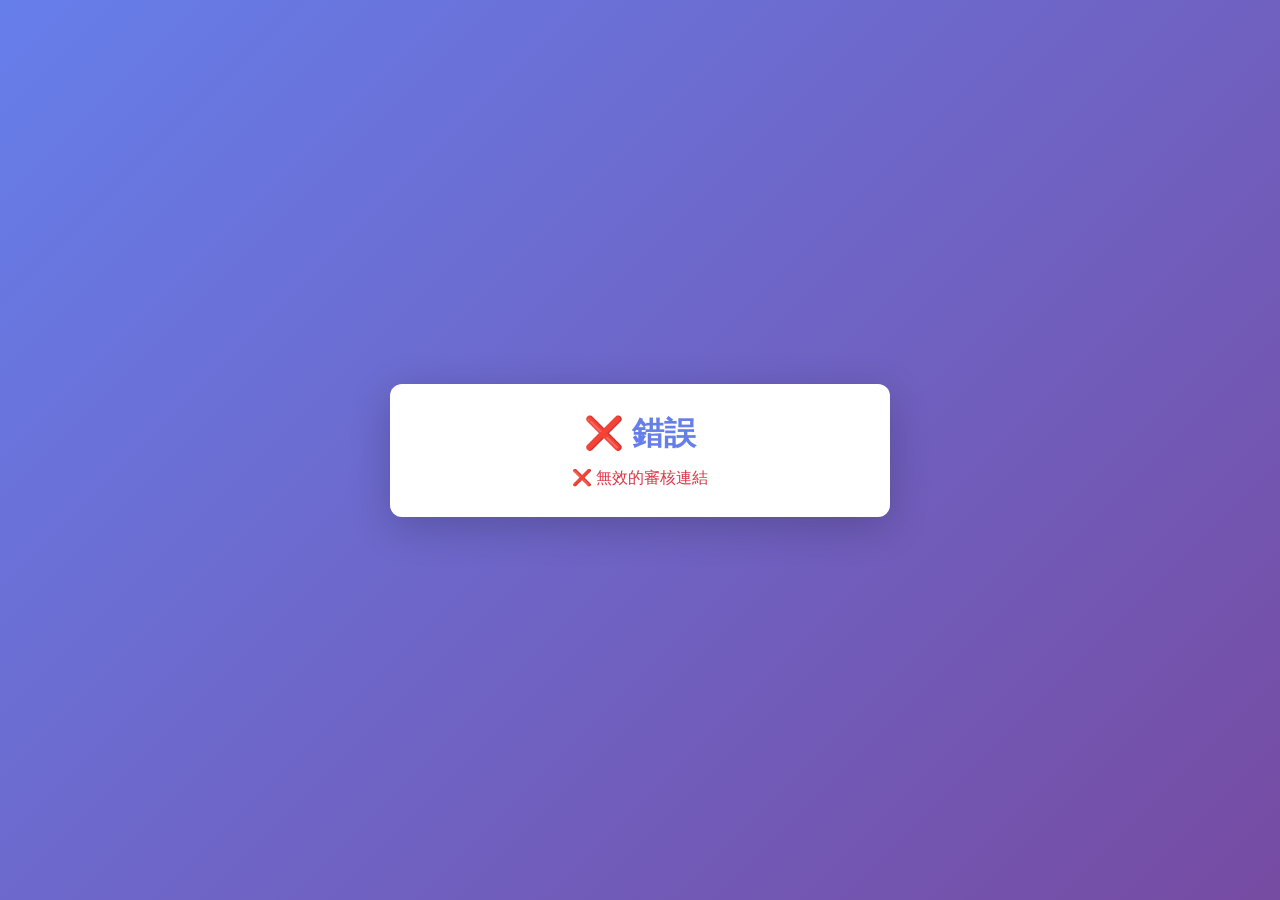
<file: confirm-borrow.html>
<!DOCTYPE html>
<html lang="zh-TW">
<head>
  <meta charset="UTF-8">
  <meta name="viewport" content="width=device-width, initial-scale=1.0">
  <title>審核借用申請 - MT 設備系統</title>
  <style>
    * { margin: 0; padding: 0; box-sizing: border-box; }
    body {
      font-family: -apple-system, BlinkMacSystemFont, 'Segoe UI', Roboto, sans-serif;
      background: linear-gradient(135deg, #667eea 0%, #764ba2 100%);
      min-height: 100vh;
      display: flex;
      align-items: center;
      justify-content: center;
      padding: 16px;
    }
    .container {
      background: white;
      padding: 28px 32px;
      border-radius: 12px;
      box-shadow: 0 10px 40px rgba(0,0,0,0.2);
      max-width: 500px;
      width: 100%;
      text-align: center;
    }
    h1 { color: #667eea; margin-bottom: 12px; }
    .info { background: #f8f9fa; padding: 14px 18px; border-radius: 8px; margin: 14px 0; text-align: left; }
    .info p { margin: 6px 0; color: #333; }
    .info strong { color: #667eea; }
    .btn-approve { background: #28a745; color: white; border: none; padding: 11px 26px; border-radius: 8px; font-size: 1.05em; cursor: pointer; margin: 8px 5px; }
    .btn-approve:hover { background: #218838; }
    .btn-reject { background: #dc3545; color: white; border: none; padding: 11px 26px; border-radius: 8px; font-size: 1.05em; cursor: pointer; margin: 8px 5px; }
    .btn-reject:hover { background: #c82333; }
    .loading { color: #667eea; }
    .error { color: #dc3545; }
    .success { color: #28a745; }
    .hidden { display: none; }
    .debug { background: #fff3cd; padding: 10px; margin: 10px 0; border-radius: 4px; font-family: monospace; font-size: 12px; text-align: left; }
  </style>
</head>
<body>
  <div class="container">
    <h1 id="title">🔒 審核借用申請</h1>
    <div id="debug-area" class="debug hidden"></div>
    <div id="content">
      <div class="info">
        <p><strong>📦 設備編號：</strong><span id="device-no">載入中...</span></p>
        <p><strong>📝 設備名稱：</strong><span id="device-name">載入中...</span></p>
        <p><strong>👤 申請人：</strong><span id="borrower-name">載入中...</span></p>
        <p><strong>📧 申請人 Email：</strong><span id="borrower-email">載入中...</span></p>
        <p><strong>📅 借用日期：</strong><span id="borrow-date">載入中...</span></p>
        <p><strong>⏰ 預計歸還：</strong><span id="due-date">載入中...</span></p>
      </div>
      <p id="prompt" style="color: #666; margin: 12px 0;">請確認上述資訊後，選擇是否同意借用：</p>
      <div id="buttons">
        <button class="btn-approve" onclick="processBorrow('approve')">✅ 同意借用</button>
        <button class="btn-reject" onclick="processBorrow('reject')">❌ 不同意借用</button>
      </div>
    </div>
  </div>

  <script>
    const GAS_URL = 'https://script.google.com/macros/s/AKfycbxeI5xC33a6Ry634g6kwBPK9feElH_tTPtQYeWcH4ReiEiiq5I9yIetv8ugAFDgJkHh1A/exec';

    // 統一請求：處理 GAS 轉址不穩回傳 HTML。讀取類可重試；仍失敗丟出 isGasGlitch 錯誤。
    async function fetchJsonRetry(url, retries) {
      retries = retries || 0;
      for (let attempt = 0; ; attempt++) {
        const res = await fetch(url);
        const text = await res.text();
        try { return JSON.parse(text); }
        catch (e) {
          if (attempt < retries) { await new Promise(r => setTimeout(r, 1200)); continue; }
          const err = new Error('伺服器回應不穩定，請稍後再試');
          err.isGasGlitch = true;
          throw err;
        }
      }
    }

    function debug(msg) {
      console.log(msg);
      // 除錯訊息只顯示在 console，不在頁面上顯示
      // const debugArea = document.getElementById('debug-area');
      // debugArea.classList.remove('hidden');
      // debugArea.innerHTML += msg + '<br>';
    }
    
    const urlParams = new URLSearchParams(window.location.search);
    const requestId = urlParams.get('request_id');
    
    debug('requestId from URL: ' + requestId);
    
    if (!requestId) {
      document.getElementById('title').textContent = '❌ 錯誤';
      document.getElementById('content').innerHTML = '<p class="error">❌ 無效的審核連結</p>';
    } else {
      loadRequestInfo();
    }
    
    async function loadRequestInfo() {
      try {
        const url = GAS_URL + '?action=getBorrowRequest&request_id=' + encodeURIComponent(requestId);
        debug('載入 URL: ' + url);
        const data = await fetchJsonRetry(url, 2);
        debug('載入資料: ' + JSON.stringify(data));
        
        if (data.error) {
          throw new Error(data.error);
        }
        
        document.getElementById('device-no').textContent = data.fix_no || 'N/A';
        document.getElementById('device-name').textContent = data.device_name || 'N/A';
        document.getElementById('borrower-name').textContent = data.borrower || 'N/A';
        document.getElementById('borrower-email').textContent = data.borrower_email || 'N/A';
        
        // 格式化日期時間顯示
        const formatDateTime = (dt) => {
          if (!dt) return '未設定';
          if (dt.includes('T')) {
            const [date, time] = dt.split('T');
            return `${date} ${time}`;
          }
          return dt;
        };
        
        document.getElementById('borrow-date').textContent = formatDateTime(data.dt_borrow) || 'N/A';
        document.getElementById('due-date').textContent = formatDateTime(data.dt_due) || '未設定';
      } catch (err) {
        debug('載入錯誤: ' + err.message);
        const errorMsg = err.message || '';
        if (errorMsg.includes('已失效') || errorMsg.includes('找不到')) {
          document.getElementById('title').textContent = '❌ 連結無效';
          document.getElementById('content').innerHTML = `
            <div style="text-align:center;padding:30px;">
              <p style="font-size:3em;margin-bottom:20px;">🔗</p>
              <p style="color:#dc3545;font-size:1.2em;">此審核連結已失效</p>
              <p style="color:#666;margin-top:10px;">可能原因：</p>
              <ul style="color:#888;text-align:left;display:inline-block;margin-top:10px;">
                <li> Keeper 已經審核過了</li>
                <li> 此連結已過期</li>
              </ul>
              <p style="margin-top:30px;"><a href="index.html" style="color:#667eea;">→ 返回設備系統</a></p>
            </div>
          `;
        } else {
          document.getElementById('title').textContent = '❌ 錯誤';
          document.getElementById('content').innerHTML = '<p class="error">載入失敗：' + err.message + '</p>';
        }
      }
    }
    
    async function processBorrow(action) {
      debug('processBorrow called, action: ' + action);
      
      const btnApprove = document.querySelector('.btn-approve');
      const btnReject = document.querySelector('.btn-reject');
      const prompt = document.getElementById('prompt');
      
      btnApprove.disabled = true;
      btnReject.disabled = true;
      btnApprove.textContent = '處理中...';
      btnReject.textContent = '處理中...';
      prompt.textContent = '請稍候...';
      
      try {
        const url = GAS_URL + '?action=' + (action === 'approve' ? 'approveBorrow' : 'rejectBorrow') + '&request_id=' + encodeURIComponent(requestId);
        debug('核准 URL: ' + url);
        
        const data = await fetchJsonRetry(url, 0);
        debug('核准資料: ' + JSON.stringify(data));
        
        if (data.success) {
          document.getElementById('title').textContent = action === 'approve' ? '✅ 已核准借用' : '❌ 已拒絕借用';
          
          const msg = action === 'approve' ? '✅ 借用已核准' : '❌ 借用已拒絕';
          document.getElementById('content').innerHTML = '<p class="success" style="font-size:1.2em;padding:20px;">' + msg + '</p>';
          
          // 3秒後跳轉
          setTimeout(() => {
            window.location.href = 'index.html';
          }, 3000);
        } else {
          throw new Error(data.error || data.message || '處理失敗');
        }
      } catch (err) {
        debug('核准錯誤: ' + err.message);
        if (err.isGasGlitch) {
          document.getElementById('title').textContent = '📨 已送出';
          document.getElementById('content').innerHTML = '<p style="font-size:1.1em;padding:20px;color:#666;">伺服器回應不穩定，未能確認結果。<br>此操作可能已成功，請稍後回設備系統查看該筆狀態。</p>';
          return;
        }
        alert('處理失敗：' + err.message);
        btnApprove.disabled = false;
        btnReject.disabled = false;
        btnApprove.textContent = '✅ 同意借用';
        btnReject.textContent = '❌ 不同意借用';
        prompt.textContent = '請確認後選擇：';
      }
    }
  </script>
</body>
</html>
</file>
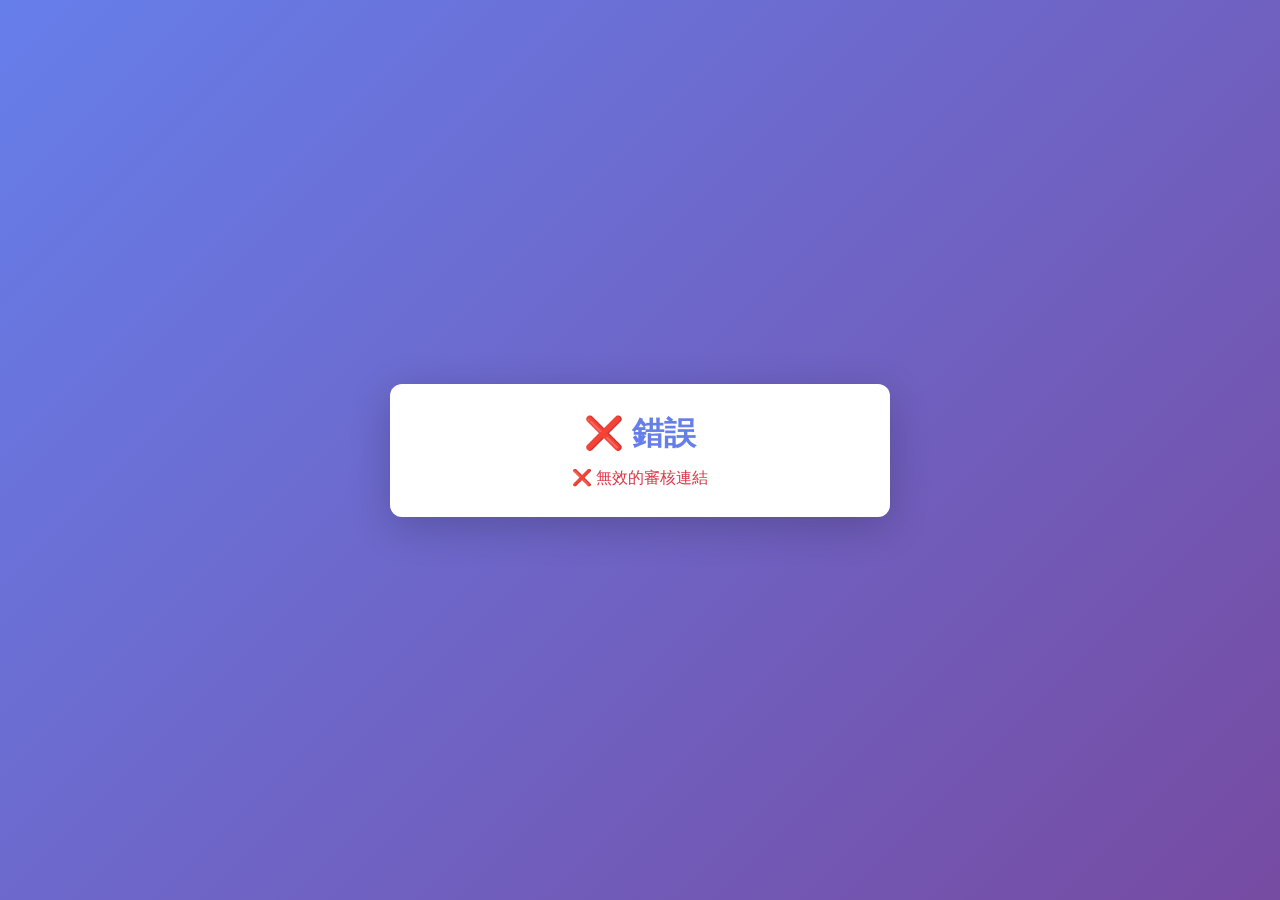
<file: confirm-postpone.html>
<!DOCTYPE html>
<html lang="zh-TW">
<head>
  <meta charset="UTF-8">
  <meta name="viewport" content="width=device-width, initial-scale=1.0">
  <title>審核續借申請 - MT 設備系統</title>
  <style>
    * { margin: 0; padding: 0; box-sizing: border-box; }
    body {
      font-family: -apple-system, BlinkMacSystemFont, 'Segoe UI', Roboto, sans-serif;
      background: linear-gradient(135deg, #667eea 0%, #764ba2 100%);
      min-height: 100vh;
      display: flex;
      align-items: center;
      justify-content: center;
      padding: 16px;
    }
    .container {
      background: white;
      padding: 28px 32px;
      border-radius: 12px;
      box-shadow: 0 10px 40px rgba(0,0,0,0.2);
      max-width: 500px;
      width: 100%;
      text-align: center;
    }
    h1 { color: #667eea; margin-bottom: 12px; }
    .info { background: #f8f9fa; padding: 14px 18px; border-radius: 8px; margin: 14px 0; text-align: left; }
    .info p { margin: 6px 0; color: #333; }
    .info strong { color: #667eea; }
    .highlight { background: #fff3cd; padding: 5px 10px; border-radius: 4px; display: inline-block; }
    .btn-approve { background: #28a745; color: white; border: none; padding: 11px 26px; border-radius: 8px; font-size: 1.05em; cursor: pointer; margin: 8px 5px; }
    .btn-approve:hover { background: #218838; }
    .btn-reject { background: #dc3545; color: white; border: none; padding: 11px 26px; border-radius: 8px; font-size: 1.05em; cursor: pointer; margin: 8px 5px; }
    .btn-reject:hover { background: #c82333; }
    .loading { color: #667eea; }
    .error { color: #dc3545; }
    .success { color: #28a745; }
    .hidden { display: none; }
  </style>
</head>
<body>
  <div class="container">
    <h1 id="title">⏰ 審核續借申請</h1>
    <div id="content">
      <div class="info">
        <p><strong>📦 設備編號：</strong><span id="device-no">載入中...</span></p>
        <p><strong>📝 設備名稱：</strong><span id="device-name">載入中...</span></p>
        <p><strong>👤 借用人：</strong><span id="borrower-name">載入中...</span></p>
        <p><strong>📅 目前預計歸還：</strong><span id="current-due">載入中...</span></p>
        <p><strong>📅 申請續借至：</strong><span class="highlight" id="new-due">載入中...</span></p>
      </div>
      <p id="prompt" style="color: #666; margin: 12px 0;">請確認上述資訊後，選擇是否同意續借：</p>
      <div id="buttons">
        <button class="btn-approve" onclick="processPostpone('approve')">✅ 同意續借</button>
        <button class="btn-reject" onclick="processPostpone('reject')">❌ 不同意</button>
      </div>
    </div>
  </div>

  <script>
    const GAS_URL = 'https://script.google.com/macros/s/AKfycbxeI5xC33a6Ry634g6kwBPK9feElH_tTPtQYeWcH4ReiEiiq5I9yIetv8ugAFDgJkHh1A/exec';

    // 統一請求：處理 GAS 轉址不穩回傳 HTML。讀取類可重試；仍失敗丟出 isGasGlitch 錯誤。
    async function fetchJsonRetry(url, retries) {
      retries = retries || 0;
      for (let attempt = 0; ; attempt++) {
        const res = await fetch(url);
        const text = await res.text();
        try { return JSON.parse(text); }
        catch (e) {
          if (attempt < retries) { await new Promise(r => setTimeout(r, 1200)); continue; }
          const err = new Error('伺服器回應不穩定，請稍後再試');
          err.isGasGlitch = true;
          throw err;
        }
      }
    }

    const urlParams = new URLSearchParams(window.location.search);
    const requestId = urlParams.get('request_id');
    
    if (!requestId) {
      document.getElementById('title').textContent = '❌ 錯誤';
      document.getElementById('content').innerHTML = '<p class="error">❌ 無效的審核連結</p>';
    } else {
      loadRequestInfo();
    }
    
    async function loadRequestInfo() {
      try {
        const url = GAS_URL + '?action=getPostponeRequest&request_id=' + encodeURIComponent(requestId);
        const data = await fetchJsonRetry(url, 2);
        
        if (data.error) {
          throw new Error(data.error);
        }
        
        document.getElementById('device-no').textContent = data.fix_no || 'N/A';
        document.getElementById('device-name').textContent = data.device_name || 'N/A';
        document.getElementById('borrower-name').textContent = data.borrower || 'N/A';
        document.getElementById('current-due').textContent = formatDateTime(data.current_due) || '未設定';
        document.getElementById('new-due').textContent = formatDateTime(data.new_due) || '未設定';
      } catch (err) {
        // 根據錯誤訊息判斷是「連結無效」還是「載入失敗」
        const errorMsg = err.message || '';
        if (errorMsg.includes('已失效') || errorMsg.includes('找不到')) {
          document.getElementById('title').textContent = '❌ 連結無效';
          document.getElementById('content').innerHTML = `
            <div style="text-align:center;padding:30px;">
              <p style="font-size:3em;margin-bottom:20px;">🔗</p>
              <p style="color:#dc3545;font-size:1.2em;">此審核連結已失效</p>
              <p style="color:#666;margin-top:10px;">可能原因：</p>
              <ul style="color:#888;text-align:left;display:inline-block;margin-top:10px;">
                <li> Keeper 已經審核過了</li>
                <li> 此連結已過期</li>
              </ul>
              <p style="margin-top:30px;"><a href="index.html" style="color:#667eea;">→ 返回設備系統</a></p>
            </div>
          `;
        } else {
          document.getElementById('title').textContent = '❌ 錯誤';
          document.getElementById('content').innerHTML = '<p class="error">載入失敗：' + err.message + '</p>';
        }
      }
    }
    
    function formatDateTime(value) {
      if (!value) return '';
      
      // 如果是 Date 物件或是可以 parse 的字串
      let date;
      if (typeof value === 'object' && value instanceof Date) {
        date = value;
      } else if (typeof value === 'string') {
        // ISO 格式 (有 T) 或 已格式化 (沒 T)
        if (value.includes('T')) {
          date = new Date(value);
        } else {
          // 已經是 yyyy-MM-dd HH:mm 格式，直接回傳
          return value;
        }
      } else {
        date = new Date(value);
      }
      
      if (isNaN(date.getTime())) return value || '未設定';
      
      const y = date.getFullYear();
      const m = String(date.getMonth() + 1).padStart(2, '0');
      const d = String(date.getDate()).padStart(2, '0');
      const h = String(date.getHours()).padStart(2, '0');
      const min = String(date.getMinutes()).padStart(2, '0');
      
      return `${y}-${m}-${d} ${h}:${min}`;
    }
    
    async function processPostpone(action) {
      const btnApprove = document.querySelector('.btn-approve');
      const btnReject = document.querySelector('.btn-reject');
      const prompt = document.getElementById('prompt');
      
      btnApprove.disabled = true;
      btnReject.disabled = true;
      btnApprove.textContent = '處理中...';
      btnReject.textContent = '處理中...';
      prompt.textContent = '請稍候...';
      
      try {
        const url = GAS_URL + '?action=' + (action === 'approve' ? 'approvePostpone' : 'rejectPostpone') + '&request_id=' + encodeURIComponent(requestId);
        const data = await fetchJsonRetry(url, 0);
        
        if (data.success) {
          let newDueDisplay = '';
          if (action === 'approve' && data.new_due) {
            // 格式化新時間顯示
            const dt = new Date(data.new_due);
            const y = dt.getFullYear();
            const m = String(dt.getMonth() + 1).padStart(2, '0');
            const d = String(dt.getDate()).padStart(2, '0');
            const h = String(dt.getHours()).padStart(2, '0');
            const min = String(dt.getMinutes()).padStart(2, '0');
            newDueDisplay = `${y}-${m}-${d} ${h}:${min}`;
          }
          
          document.getElementById('title').textContent = action === 'approve' ? '✅ 已核准續借' : '❌ 已拒絕續借';
          
          if (action === 'approve') {
            document.getElementById('content').innerHTML = `
              <p class="success" style="font-size:1.2em;padding:20px;">
                ✅ 續借申請已核准！
              </p>
              <div style="background:#d4edda;padding:15px;border-radius:8px;margin:20px 0;text-align:left;">
                <strong>📅 新預計歸還時間：</strong><br>
                <span style="font-size:1.5em;color:#155724;font-weight:bold;">${newDueDisplay}</span>
              </div>
              <p style="color:#666;">系統已通知借用人。</p>
              <p style="color:#888;font-size:0.9em;margin-top:20px;">3 秒後自動跳轉...</p>
            `;
          } else {
            document.getElementById('content').innerHTML = `
              <p style="font-size:1.2em;padding:20px;color:#721c24;">
                ❌ 續借申請已拒絕
              </p>
              <div style="background:#f8d7da;padding:15px;border-radius:8px;margin:20px 0;text-align:left;">
                維持原本的歸還時間<br>
                系統已通知借用人。
              </div>
              <p style="color:#888;font-size:0.9em;margin-top:20px;">3 秒後自動跳轉...</p>
            `;
          }
          
          setTimeout(() => {
            window.location.href = 'index.html';
          }, 3000);
        } else {
          throw new Error(data.error || '處理失敗');
        }
      } catch (err) {
        if (err.isGasGlitch) {
          document.getElementById('title').textContent = '📨 已送出';
          document.getElementById('content').innerHTML = '<p style="font-size:1.1em;padding:20px;color:#666;">伺服器回應不穩定，未能確認結果。<br>此操作可能已成功，請稍後回設備系統查看該筆狀態。</p>';
          return;
        }
        alert('處理失敗：' + err.message);
        btnApprove.disabled = false;
        btnReject.disabled = false;
        btnApprove.textContent = '✅ 同意續借';
        btnReject.textContent = '❌ 不同意';
        prompt.textContent = '請確認後選擇：';
      }
    }
  </script>
</body>
</html>
</file>
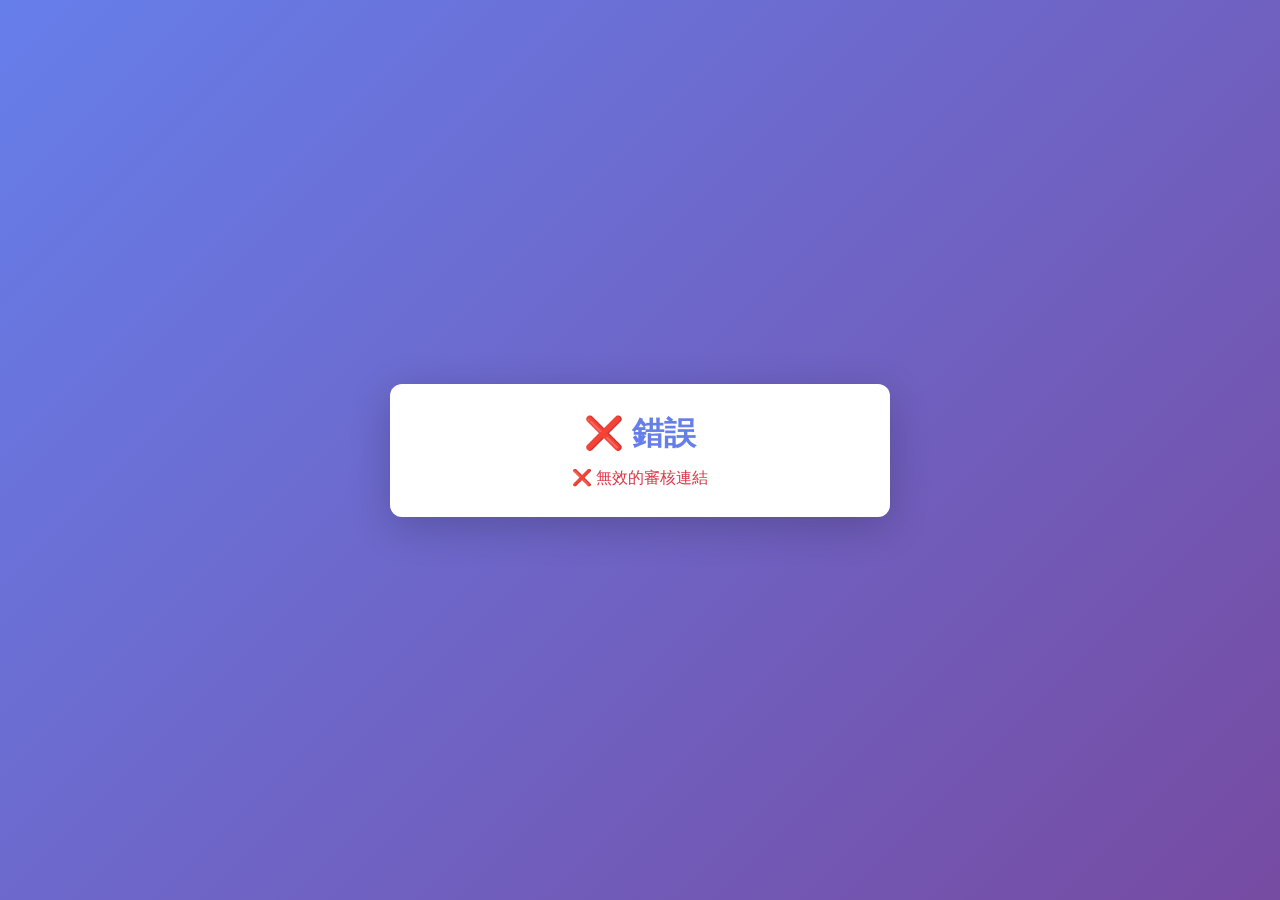
<file: confirm-transfer.html>
<!DOCTYPE html>
<html lang="zh-TW">
<head>
  <meta charset="UTF-8">
  <meta name="viewport" content="width=device-width, initial-scale=1.0">
  <title>審核設備轉讓 - MT 設備系統</title>
  <style>
    * { margin: 0; padding: 0; box-sizing: border-box; }
    body {
      font-family: -apple-system, BlinkMacSystemFont, 'Segoe UI', Roboto, sans-serif;
      background: linear-gradient(135deg, #667eea 0%, #764ba2 100%);
      min-height: 100vh;
      display: flex;
      align-items: center;
      justify-content: center;
      padding: 16px;
    }
    .container {
      background: white;
      padding: 28px 32px;
      border-radius: 12px;
      box-shadow: 0 10px 40px rgba(0,0,0,0.2);
      max-width: 500px;
      width: 100%;
      text-align: center;
    }
    h1 { color: #667eea; margin-bottom: 12px; }
    .info { background: #f8f9fa; padding: 14px 18px; border-radius: 8px; margin: 14px 0; text-align: left; }
    .info p { margin: 6px 0; color: #333; }
    .info strong { color: #667eea; }
    .highlight { background: #fff3cd; padding: 5px 10px; border-radius: 4px; display: inline-block; }
    .equipment-list { background: #e9ecef; padding: 12px; border-radius: 8px; margin: 10px 0; text-align: left; max-height: 150px; overflow-y: auto; }
    .equipment-item { padding: 5px 0; border-bottom: 1px solid #ccc; }
    .equipment-item:last-child { border-bottom: none; }
    .btn-approve { background: #28a745; color: white; border: none; padding: 11px 26px; border-radius: 8px; font-size: 1.05em; cursor: pointer; margin: 8px 5px; }
    .btn-approve:hover { background: #218838; }
    .btn-reject { background: #dc3545; color: white; border: none; padding: 11px 26px; border-radius: 8px; font-size: 1.05em; cursor: pointer; margin: 8px 5px; }
    .btn-reject:hover { background: #c82333; }
    .loading { color: #667eea; }
    .error { color: #dc3545; }
    .success { color: #28a745; }
    .hidden { display: none; }
  </style>
</head>
<body>
  <div class="container">
    <h1 id="title">🔄 審核設備轉讓</h1>
    <div id="content">
      <div class="info">
        <p><strong>📤 轉出 Keeper：</strong><span id="from-keeper">載入中...</span></p>
        <p><strong>📥 接收 Keeper：</strong><span id="to-keeper">載入中...</span></p>
        <p><strong>📅 申請時間：</strong><span id="request-time">載入中...</span></p>
      </div>
      <div id="equipment-section" class="equipment-list" style="display:none;">
        <strong>即將轉讓的設備：</strong>
        <div id="equipment-list"></div>
      </div>
      <p id="prompt" style="color: #666; margin: 12px 0;">請確認上述資訊後，選擇是否同意接受轉讓：</p>
      <div id="buttons">
        <button class="btn-approve" onclick="processTransfer('approve')">✅ 同意接受</button>
        <button class="btn-reject" onclick="processTransfer('reject')">❌ 不同意</button>
      </div>
    </div>
  </div>

  <script>
    const GAS_URL = 'https://script.google.com/macros/s/AKfycbxeI5xC33a6Ry634g6kwBPK9feElH_tTPtQYeWcH4ReiEiiq5I9yIetv8ugAFDgJkHh1A/exec';

    // 統一請求：處理 GAS 轉址不穩回傳 HTML。讀取類可重試；仍失敗丟出 isGasGlitch 錯誤。
    async function fetchJsonRetry(url, retries) {
      retries = retries || 0;
      for (let attempt = 0; ; attempt++) {
        const res = await fetch(url);
        const text = await res.text();
        try { return JSON.parse(text); }
        catch (e) {
          if (attempt < retries) { await new Promise(r => setTimeout(r, 1200)); continue; }
          const err = new Error('伺服器回應不穩定，請稍後再試');
          err.isGasGlitch = true;
          throw err;
        }
      }
    }

    const urlParams = new URLSearchParams(window.location.search);
    const requestId = urlParams.get('request_id');
    
    if (!requestId) {
      document.getElementById('title').textContent = '❌ 錯誤';
      document.getElementById('content').innerHTML = '<p class="error">❌ 無效的審核連結</p>';
    } else {
      loadRequestInfo();
    }
    
    async function loadRequestInfo() {
      try {
        const url = GAS_URL + '?action=getTransferRequest&request_id=' + encodeURIComponent(requestId);
        // 讀取為冪等，抽風時自動重試
        const data = await fetchJsonRetry(url, 2);

        if (data.error) {
          throw new Error(data.error);
        }
        
        document.getElementById('from-keeper').textContent = data.from_keeper || 'N/A';
        document.getElementById('to-keeper').textContent = data.to_keeper || 'N/A';
        document.getElementById('request-time').textContent = formatDateTime(data.dt_request) || 'N/A';
        
        if (data.equipment && data.equipment.length > 0) {
          const equipSection = document.getElementById('equipment-section');
          if (equipSection) {
            equipSection.style.display = 'block';
            const esc = s => String(s == null ? '' : s).replace(/[&<>"']/g, c => ({'&':'&amp;','<':'&lt;','>':'&gt;','"':'&quot;',"'":'&#39;'}[c]));
            document.getElementById('equipment-list').innerHTML = data.equipment.map(eq =>
              '<div class="equipment-item">📦 ' + esc(eq.fix_no) + ' - ' + esc(eq.device_name) + '</div>'
            ).join('');
          }
        }
      } catch (err) {
        // 根據錯誤訊息判斷是「連結無效」還是「載入失敗」
        const errorMsg = err.message || '';
        if (errorMsg.includes('已失效') || errorMsg.includes('找不到')) {
          document.getElementById('title').textContent = '❌ 連結無效';
          document.getElementById('content').innerHTML = `
            <div style="text-align:center;padding:30px;">
              <p style="font-size:3em;margin-bottom:20px;">🔗</p>
              <p style="color:#dc3545;font-size:1.2em;">此審核連結已失效</p>
              <p style="color:#666;margin-top:10px;">可能原因：</p>
              <ul style="color:#888;text-align:left;display:inline-block;margin-top:10px;">
                <li> 已經審核過了</li>
                <li> 此連結已過期</li>
              </ul>
              <p style="margin-top:30px;"><a href="index.html" style="color:#667eea;">→ 返回設備系統</a></p>
            </div>
          `;
        } else {
          document.getElementById('title').textContent = '❌ 錯誤';
          const contentDiv = document.getElementById('content');
          if (contentDiv) {
            contentDiv.innerHTML = '<p style="color:#dc3545;padding:20px;">載入失敗：' + err.message + '</p>';
          }
        }
      }
    }
    
    function formatDateTime(value) {
      if (!value) return '';
      
      // 如果是 Date 物件或是可以 parse 的字串
      let date;
      if (typeof value === 'object' && value instanceof Date) {
        date = value;
      } else if (typeof value === 'string') {
        // ISO 格式 (有 T) 或 已格式化 (沒 T)
        if (value.includes('T')) {
          date = new Date(value);
        } else {
          // 已經是 yyyy-MM-dd HH:mm 格式，直接回傳
          return value;
        }
      } else {
        date = new Date(value);
      }
      
      if (isNaN(date.getTime())) return value || '未設定';
      
      // 使用台北時區格式化
      const taipeiOffset = 8 * 60 * 60 * 1000;
      const taipeiTime = new Date(date.getTime() + taipeiOffset);
      const y = taipeiTime.getUTCFullYear();
      const m = String(taipeiTime.getUTCMonth() + 1).padStart(2, '0');
      const d = String(taipeiTime.getUTCDate()).padStart(2, '0');
      const h = String(taipeiTime.getUTCHours()).padStart(2, '0');
      const min = String(taipeiTime.getUTCMinutes()).padStart(2, '0');
      
      return `${y}-${m}-${d} ${h}:${min}`;
    }
    
    async function processTransfer(action) {
      const btnApprove = document.querySelector('.btn-approve');
      const btnReject = document.querySelector('.btn-reject');
      const prompt = document.getElementById('prompt');
      
      btnApprove.disabled = true;
      btnReject.disabled = true;
      btnApprove.textContent = '處理中...';
      btnReject.textContent = '處理中...';
      prompt.textContent = '請稍候...';
      
      try {
        const url = GAS_URL + '?action=' + (action === 'approve' ? 'approveTransfer' : 'rejectTransfer') + '&request_id=' + encodeURIComponent(requestId);
        // 寫入不重試（重送會重複審核／重複寄信），抽風時在 catch 裡當成「可能已成功」
        const data = await fetchJsonRetry(url, 0);

        if (data.success) {
          document.getElementById('title').textContent = action === 'approve' ? '✅ 已同意轉讓' : '❌ 已拒絕轉讓';
          const msg = action === 'approve' 
            ? '✅ 設備轉讓已核准！<br><br>設備已移轉至您的名下。'
            : '❌ 設備轉讓已拒絕。<br><br>設備維持在原 Keeper 名下。';
          document.getElementById('content').innerHTML = '<p style="font-size:1.2em;padding:20px;">' + msg + '</p>';
          const buttonsEl = document.getElementById('buttons');
          const promptEl = document.getElementById('prompt');
          if (buttonsEl) buttonsEl.style.display = 'none';
          if (promptEl) promptEl.style.display = 'none';
          
          setTimeout(() => {
            window.location.href = 'index.html';
          }, 3000);
        } else {
          throw new Error(data.error || '處理失敗');
        }
      } catch (err) {
        if (err.isGasGlitch) {
          document.getElementById('title').textContent = '📨 已送出';
          document.getElementById('content').innerHTML = '<p style="font-size:1.1em;padding:20px;color:#666;">伺服器回應不穩定，未能確認結果。<br>此操作可能已成功，請稍後回設備系統查看該筆狀態。</p>';
          const buttonsEl = document.getElementById('buttons');
          const promptEl = document.getElementById('prompt');
          if (buttonsEl) buttonsEl.style.display = 'none';
          if (promptEl) promptEl.style.display = 'none';
          return;
        }
        alert('處理失敗：' + err.message);
        btnApprove.disabled = false;
        btnReject.disabled = false;
        btnApprove.textContent = '✅ 同意接受';
        btnReject.textContent = '❌ 不同意';
        prompt.textContent = '請確認後選擇：';
      }
    }
  </script>
</body>
</html>
</file>
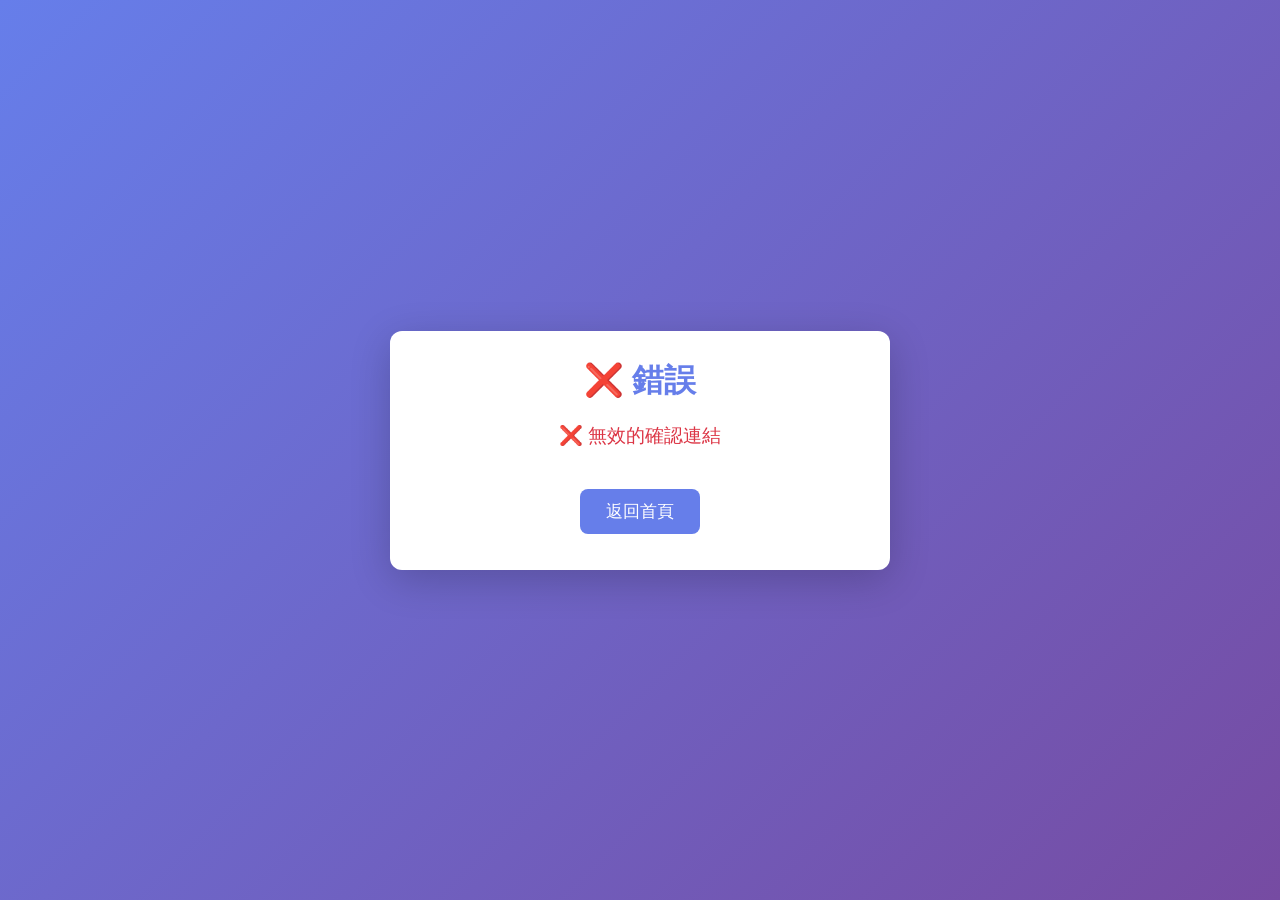
<file: confirm.html>
<!DOCTYPE html>
<html lang="zh-TW">
<head>
  <meta charset="UTF-8">
  <meta name="viewport" content="width=device-width, initial-scale=1.0">
  <title>確認歸還 - MT 設備系統</title>
  <style>
    * {
      margin: 0;
      padding: 0;
      box-sizing: border-box;
    }
    
    body {
      font-family: -apple-system, BlinkMacSystemFont, 'Segoe UI', Roboto, sans-serif;
      background: linear-gradient(135deg, #667eea 0%, #764ba2 100%);
      min-height: 100vh;
      display: flex;
      align-items: center;
      justify-content: center;
      padding: 16px;
    }

    .container {
      background: white;
      padding: 28px 32px;
      border-radius: 12px;
      box-shadow: 0 10px 40px rgba(0,0,0,0.2);
      max-width: 500px;
      width: 100%;
      text-align: center;
    }
    
    h1 {
      color: #667eea;
      margin-bottom: 12px;
    }

    .info {
      background: #f8f9fa;
      padding: 14px 18px;
      border-radius: 8px;
      margin: 14px 0;
      text-align: left;
    }

    .info p {
      margin: 6px 0;
      color: #333;
    }
    
    .info strong {
      color: #667eea;
    }
    
    .btn {
      background: #667eea;
      color: white;
      border: none;
      padding: 11px 26px;
      border-radius: 8px;
      font-size: 1.05em;
      cursor: pointer;
      margin: 8px 5px;
      transition: background 0.3s;
    }
    
    .btn:hover {
      background: #5568d3;
    }
    
    .btn-secondary {
      background: #6c757d;
    }
    
    .btn-secondary:hover {
      background: #5a6268;
    }
    
    .success {
      color: #28a745;
    }
    
    .error {
      color: #dc3545;
    }
    
    .loading {
      color: #667eea;
    }
  </style>
</head>
<body>
  <div class="container">
    <h1 id="title">🔒 身份驗證中...</h1>
    <div id="content" class="loading">
      正在驗證您的身份，請稍候...
    </div>
  </div>

  <script>
    // GAS 網址
    const GAS_URL = 'https://script.google.com/macros/s/AKfycbxeI5xC33a6Ry634g6kwBPK9feElH_tTPtQYeWcH4ReiEiiq5I9yIetv8ugAFDgJkHh1A/exec';

    // 統一請求：處理 GAS 轉址不穩回傳 HTML。讀取類可重試；仍失敗丟出 isGasGlitch 錯誤。
    async function fetchJsonRetry(url, retries) {
      retries = retries || 0;
      for (let attempt = 0; ; attempt++) {
        const res = await fetch(url, { method: 'GET', redirect: 'follow' });
        const text = await res.text();
        try { return JSON.parse(text); }
        catch (e) {
          if (attempt < retries) { await new Promise(r => setTimeout(r, 1200)); continue; }
          const err = new Error('伺服器回應不穩定，請稍後再試');
          err.isGasGlitch = true;
          throw err;
        }
      }
    }

    // 從 URL 參數獲取 token
    const urlParams = new URLSearchParams(window.location.search);
    const token = urlParams.get('token');

    if (!token) {
      showError('❌ 無效的確認連結');
    } else {
      // 先在前端解碼 token 取得設備編號，讓「驗證 token」與「載入設備」兩支 API 同時進行，省一半等待時間
      let fixNo = '', keeperEmail = '', timestamp = '';
      try {
        const decoded = atob(token);
        [fixNo, keeperEmail, timestamp] = decoded.split(':');
      } catch (err) {
        fixNo = '';
      }

      if (!fixNo || !keeperEmail || !timestamp) {
        showError('❌ 無效的確認連結');
      } else {
        // 並行發送：驗證 token + 載入設備資訊
        Promise.all([
          validateToken(token),
          fetchEquipmentInfo(fixNo)
        ]).then(([isValid, equipment]) => {
          if (!isValid) {
            showError('❌ 連結無效或已過期');
          } else if (!equipment || equipment.error) {
            showError('❌ ' + ((equipment && equipment.error) ? equipment.error : '載入失敗'));
          } else {
            showConfirmForm(equipment, keeperEmail);
          }
        }).catch(err => {
          showError('❌ 載入失敗：' + err.message);
        });
      }
    }

    // 驗證 Token 是否有效（一次性）
    async function validateToken(token) {
      try {
        const url = new URL(GAS_URL);
        url.searchParams.append('action', 'validateReturnToken');
        url.searchParams.append('token', token);

        const data = await fetchJsonRetry(url.toString(), 2);
        return data.valid === true;
      } catch (err) {
        // 伺服器不穩無法確認時，先當作有效放行（實際送出時後端仍會驗證 token）
        if (err.isGasGlitch) return true;
        return false;
      }
    }

    // 載入設備資訊（回傳資料，供並行使用）
    async function fetchEquipmentInfo(fixNo) {
      const url = new URL(GAS_URL);
      url.searchParams.append('action', 'getEquipmentInfo');
      url.searchParams.append('fix_no', fixNo);

      return await fetchJsonRetry(url.toString(), 2);
    }

    // 顯示確認表單
    function showConfirmForm(equipment, keeperEmail) {
      document.getElementById('title').textContent = '📥 確認收到';
      document.getElementById('content').innerHTML = `
        <div class="info">
          <p><strong>設備編號：</strong>${equipment.fix_no}</p>
          <p><strong>設備名稱：</strong>${equipment.device_name}</p>
          <p><strong>保管人：</strong>${equipment.keeper}</p>
          <p><strong>借用人：</strong>${equipment.borrower || '未知'}</p>
          <p><strong>歸還日期：</strong>${formatDateTime(equipment.dt_return) || '未知'}</p>
        </div>
        <p style="margin: 20px 0; color: #666;">
          請確認您已收到上述設備，點擊下方按鈕完成歸還確認。
        </p>
        <button class="btn" onclick="confirmReturn('${equipment.fix_no}', '${keeperEmail}')">
          ✅ 確認收到
        </button>
        <button class="btn btn-secondary" onclick="notReceived('${equipment.fix_no}', '${keeperEmail}')">
          未收到
        </button>
      `;
    }

    // 確認歸還
    async function confirmReturn(fixNo, keeperEmail) {
      const contentDiv = document.getElementById('content');
      contentDiv.innerHTML = '<p class="loading">正在處理，請稍候...</p>';

      try {
        const url = new URL(GAS_URL);
        url.searchParams.append('action', 'confirmReturn');
        url.searchParams.append('fix_no', fixNo);
        url.searchParams.append('keeper_email', keeperEmail);
        url.searchParams.append('token', token); // 傳送一次性 token

        const data = await fetchJsonRetry(url.toString(), 0);

        // 檢查是否是連結無效或已過期的錯誤
        if (data.error && (data.error.includes('無效') || data.error.includes('過期') || data.error.includes('失效'))) {
          contentDiv.innerHTML = `
            <p class="error" style="font-size: 1.2em; margin: 20px 0;">
              ❌ ${data.error}
            </p>
            <p style="color: #666;">
              此連結已失效，可能是已使用過或已過期。<br>
              如需確認歸還，請聯繫借用人或系統管理員。
            </p>
            <button class="btn btn-secondary" onclick="window.location.href='./index.html'">
              返回首頁
            </button>
          `;
        } else if (data.success || data.status === 'success' || (!data.error && data.message)) {
          contentDiv.innerHTML = `
            <p class="success" style="font-size: 1.2em; margin: 20px 0;">
              ✅ 歸還已確認！
            </p>
            <p style="color: #666;">
              設備狀態已更新為「可借用」<br>
              感謝您的配合！
            </p>
            <p style="color: #999; font-size: 0.9em; margin-top: 15px;">
              3 秒後自動返回首頁...
            </p>
          `;
          
          // 3 秒後自動跳轉回首頁
          setTimeout(() => {
            window.location.href = './index.html';
          }, 3000);
        } else {
          throw new Error(data.error || '確認失敗');
        }
      } catch (err) {
        if (err.isGasGlitch) {
          document.getElementById('title').textContent = '📨 已送出';
          contentDiv.innerHTML = '<p style="font-size:1.1em;padding:20px;color:#666;">伺服器回應不穩定，未能確認結果。<br>此操作可能已成功，請稍後回設備系統查看該設備狀態。</p>';
          return;
        }
        contentDiv.innerHTML = `
          <p class="error" style="font-size: 1.2em; margin: 20px 0;">
            ❌ 確認失敗
          </p>
          <p style="color: #666;">
            ${err.message}
          </p>
          <button class="btn" onclick="window.location.href='./index.html'" style="margin-top: 20px;">
            返回首頁
          </button>
        `;
      }
    }

    // Keeper 回報「未收到」：狀態改回借用中並通知借用人
    async function notReceived(fixNo, keeperEmail) {
      if (!confirm('確定要回報「未收到」嗎？\n\n系統會將設備狀態改回「借用中」，並寄信通知借用人再次確認。')) return;

      const contentDiv = document.getElementById('content');
      contentDiv.innerHTML = '<p class="loading">正在處理，請稍候...</p>';

      try {
        const url = new URL(GAS_URL);
        url.searchParams.append('action', 'notReceivedReturn');
        url.searchParams.append('fix_no', fixNo);
        url.searchParams.append('keeper_email', keeperEmail);
        url.searchParams.append('token', token);

        const data = await fetchJsonRetry(url.toString(), 0);

        if (data.error && (data.error.includes('無效') || data.error.includes('過期') || data.error.includes('失效'))) {
          contentDiv.innerHTML = `
            <p class="error" style="font-size: 1.2em; margin: 20px 0;">❌ ${data.error}</p>
            <p style="color: #666;">此連結已失效，可能是已使用過或已過期。</p>
            <button class="btn btn-secondary" onclick="window.location.href='./index.html'">返回首頁</button>
          `;
        } else if (data.success || (!data.error && data.message)) {
          document.getElementById('title').textContent = '📥 未收到';
          contentDiv.innerHTML = `
            <p class="success" style="font-size: 1.2em; margin: 20px 0;">
              📨 已回報未收到
            </p>
            <p style="color: #666;">
              設備狀態已改回「借用中」<br>
              系統已寄信通知借用人再次確認。
            </p>
            <p style="color: #999; font-size: 0.9em; margin-top: 15px;">
              3 秒後自動返回首頁...
            </p>
          `;
          setTimeout(() => {
            window.location.href = './index.html';
          }, 3000);
        } else {
          throw new Error(data.error || '處理失敗');
        }
      } catch (err) {
        if (err.isGasGlitch) {
          document.getElementById('title').textContent = '📨 已送出';
          contentDiv.innerHTML = '<p style="font-size:1.1em;padding:20px;color:#666;">伺服器回應不穩定，未能確認結果。<br>此操作可能已成功，請稍後回設備系統查看該設備狀態。</p>';
          return;
        }
        contentDiv.innerHTML = `
          <p class="error" style="font-size: 1.2em; margin: 20px 0;">❌ 處理失敗</p>
          <p style="color: #666;">${err.message}</p>
          <button class="btn" onclick="window.location.href='./index.html'" style="margin-top: 20px;">返回首頁</button>
        `;
      }
    }

    // 顯示錯誤
    function showError(message) {
      document.getElementById('title').textContent = '❌ 錯誤';
      document.getElementById('content').innerHTML = `
        <p class="error" style="font-size: 1.2em; margin: 20px 0;">
          ${message}
        </p>
        <button class="btn" onclick="window.location.href='./index.html'" style="margin-top: 20px;">
          返回首頁
        </button>
      `;
    }

    /**
     * 格式化日期時間為 yyyy-MM-dd HH:mm（總是顯示時間）
     */
    function formatDateTime(value) {
      if (!value) return '未知';
      
      // 如果已經是 yyyy-MM-dd HH:mm:ss 格式
      if (typeof value === 'string' && /^\d{4}-\d{2}-\d{2}( \d{2}:\d{2}:\d{2})?$/.test(value.trim())) {
        // 只取日期和時分
        const parts = value.trim().split(' ');
        if (parts.length === 2) {
          return parts[0] + ' ' + parts[1].substring(0, 5); // yyyy-MM-dd HH:mm
        }
        return parts[0] + ' 00:00'; // 如果只有日期，補上時間
      }
      
      // 處理 datetime-local 格式 (yyyy-MM-ddTHH:mm)
      if (typeof value === 'string' && value.includes('T')) {
        const [date, time] = value.split('T');
        return date + ' ' + time.substring(0, 5);
      }
      
      // 嘗試解析為 Date
      const date = new Date(value);
      if (isNaN(date.getTime())) {
        return String(value).trim();
      }
      
      // 格式化為 yyyy-MM-dd HH:mm（台北時間 GMT+8）
      const taipeiOffset = 8 * 60;
      const localOffset = date.getTimezoneOffset();
      const offsetDiff = taipeiOffset + localOffset;
      const taipeiDate = new Date(date.getTime() + offsetDiff * 60000);
      
      const year = taipeiDate.getFullYear();
      const month = String(taipeiDate.getMonth() + 1).padStart(2, '0');
      const day = String(taipeiDate.getDate()).padStart(2, '0');
      const hours = String(taipeiDate.getHours()).padStart(2, '0');
      const minutes = String(taipeiDate.getMinutes()).padStart(2, '0');
      
      return `${year}-${month}-${day} ${hours}:${minutes}`;
    }
  </script>
</body>
</html>
</file>
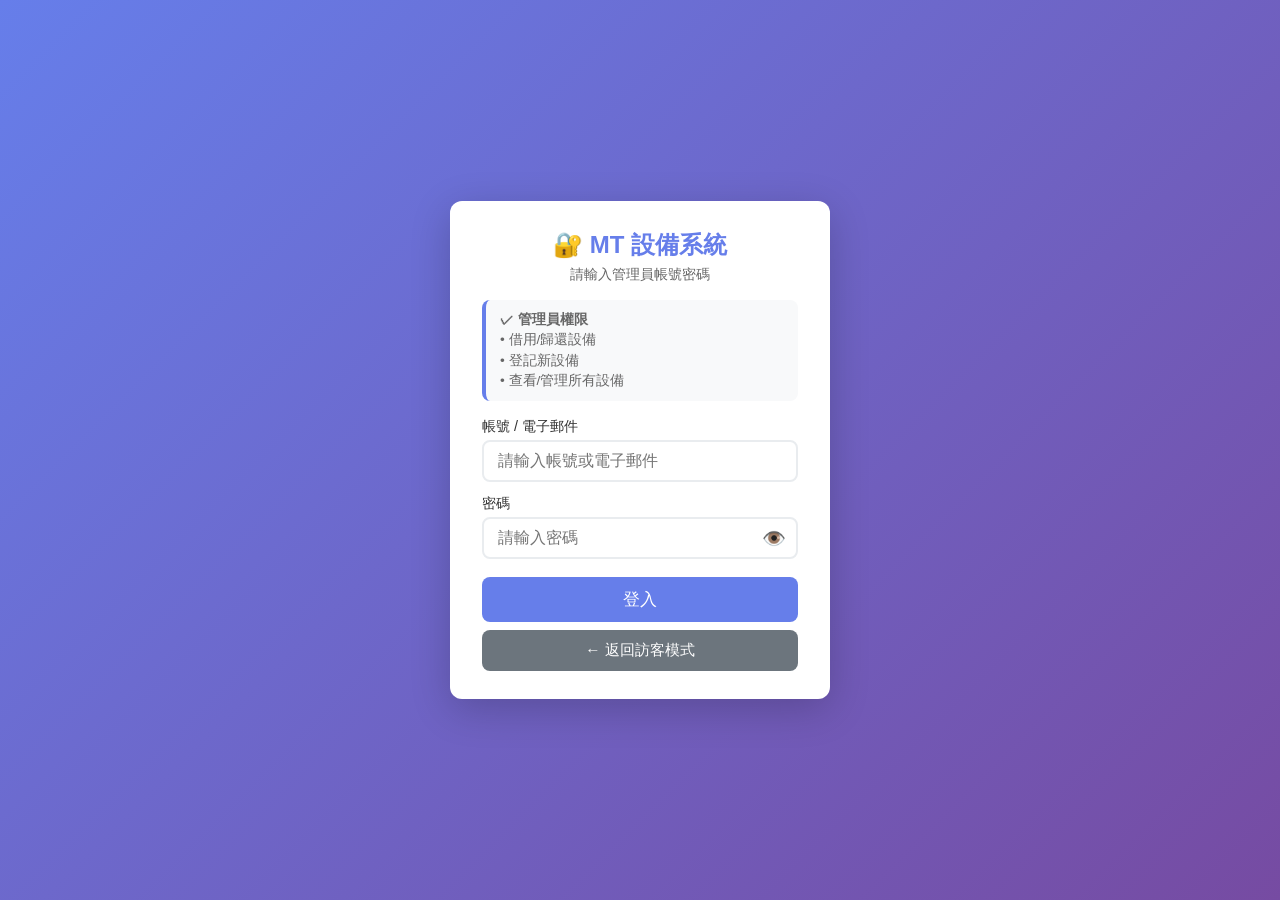
<file: login.html>
<!DOCTYPE html>
<html lang="zh-TW">
<head>
  <meta charset="UTF-8">
  <meta name="viewport" content="width=device-width, initial-scale=1.0">
  <meta http-equiv="Cache-Control" content="no-cache, no-store, must-revalidate">
  <meta http-equiv="Pragma" content="no-cache">
  <meta http-equiv="Expires" content="0">
  <title>管理員登入 - MT 設備系統</title>
  <style>
    * {
      margin: 0;
      padding: 0;
      box-sizing: border-box;
    }
    
    body {
      font-family: -apple-system, BlinkMacSystemFont, 'Segoe UI', Roboto, sans-serif;
      background: linear-gradient(135deg, #667eea 0%, #764ba2 100%);
      min-height: 100vh;
      display: flex;
      align-items: center;
      justify-content: center;
      padding: 20px;
    }
    
    .login-container {
      background: white;
      padding: 28px 32px;
      border-radius: 12px;
      box-shadow: 0 10px 40px rgba(0,0,0,0.2);
      max-width: 380px;
      width: 100%;
      text-align: center;
    }
    
    h1 {
      color: #667eea;
      margin-bottom: 4px;
      font-size: 1.5em;
    }

    .subtitle {
      color: #666;
      margin-bottom: 16px;
      font-size: 0.9em;
    }
    
    .form-group {
      margin-bottom: 12px;
      text-align: left;
    }

    .form-group label {
      display: block;
      margin-bottom: 4px;
      color: #333;
      font-weight: 500;
      font-size: 0.9em;
    }

    .form-group input {
      width: 100%;
      padding: 10px 14px;
      border: 2px solid #e9ecef;
      border-radius: 8px;
      font-size: 1em;
      transition: border-color 0.3s;
    }
    
    .form-group input:focus {
      outline: none;
      border-color: #667eea;
    }
    
    .btn-login {
      width: 100%;
      padding: 11px;
      background: #667eea;
      color: white;
      border: none;
      border-radius: 8px;
      font-size: 1.05em;
      cursor: pointer;
      transition: background 0.3s;
      margin-top: 6px;
    }

    .btn-login:hover {
      background: #5568d3;
    }

    .btn-guest {
      width: 100%;
      padding: 10px;
      background: #6c757d;
      color: white;
      border: none;
      border-radius: 8px;
      font-size: 0.95em;
      cursor: pointer;
      transition: background 0.3s;
      margin-top: 8px;
    }
    
    .btn-guest:hover {
      background: #5a6268;
    }
    
    .error-message {
      color: #dc3545;
      margin-top: 15px;
      font-size: 0.9em;
      display: none;
    }
    
    .loading {
      display: none;
      color: #667eea;
      margin-top: 15px;
    }
    
    .role-info {
      background: #f8f9fa;
      padding: 10px 14px;
      border-radius: 8px;
      margin-bottom: 16px;
      text-align: left;
      font-size: 0.85em;
      line-height: 1.5;
      color: #666;
      border-left: 4px solid #667eea;
    }
  </style>
</head>
<body>
  <div class="login-container">
    <h1>🔐 MT 設備系統</h1>
    <p class="subtitle">請輸入管理員帳號密碼</p>
    
    <div class="role-info">
      <strong>✓ 管理員權限</strong><br>
      • 借用/歸還設備<br>
      • 登記新設備<br>
      • 查看/管理所有設備
    </div>
    
    <div class="form-group">
      <label>帳號 / 電子郵件</label>
      <input type="text" id="admin-email" placeholder="請輸入帳號或電子郵件" onkeydown="if(event.key==='Enter') loginAdmin()">
    </div>

    <div class="form-group">
      <label>密碼</label>
      <div style="position:relative;">
        <input type="password" id="admin-password" placeholder="請輸入密碼" style="box-sizing:border-box; padding-right:44px;" onkeydown="if(event.key==='Enter') loginAdmin()">
        <span onclick="togglePw(this)" style="position:absolute; right:12px; top:50%; transform:translateY(-50%); cursor:pointer; user-select:none; font-size:1.2em;" title="顯示/隱藏密碼">👁️</span>
      </div>
    </div>
    
    <button id="btn-login" class="btn-login" onclick="loginAdmin()">登入</button>
    <button class="btn-guest" onclick="goBackAsGuest()">← 返回訪客模式</button>

    <div id="error-message" class="error-message"></div>
  </div>

  <script>
    const GAS_URL = 'https://script.google.com/macros/s/AKfycbxeI5xC33a6Ry634g6kwBPK9feElH_tTPtQYeWcH4ReiEiiq5I9yIetv8ugAFDgJkHh1A/exec';
    
    // 管理員登入
    async function loginAdmin() {
      const btn = document.getElementById('btn-login');
      // 防止重複送出（含 Enter 連按）：處理中直接忽略
      if (btn && btn.disabled) return;

      const email = document.getElementById('admin-email').value.trim();
      const password = document.getElementById('admin-password').value;

      if (!email || !password) {
        showError('請填寫電子郵件和密碼');
        return;
      }

      // 按下後：按鈕變灰、文字改為「登入中...」、禁止再按
      if (btn) {
        btn.disabled = true;
        btn.style.background = '#aaa';
        btn.style.cursor = 'not-allowed';
        btn.textContent = '登入中...';
      }

      try {
        const url = new URL(GAS_URL);
        url.searchParams.append('action', 'loginAdmin');
        url.searchParams.append('email', email);
        url.searchParams.append('password', password);
        
        const res = await fetch(url.toString(), { method: 'GET', redirect: 'follow' });
        const text = await res.text();

        let data;
        try {
          data = JSON.parse(text);
        } catch (parseErr) {
          // GAS 偶爾轉址不穩回傳 HTML（非帳號密碼問題）。不自動重試以免累積登入失敗次數被鎖定，
          // 改由使用者稍後手動再登入一次。
          console.warn('登入回應非 JSON（GAS 不穩）:', text.slice(0, 120));
          showError('伺服器忙碌，回應異常，請稍等幾秒再登入一次（這不是帳號或密碼錯誤）');
          return;
        }

        if (data.success) {
          if (data.needSetupPassword) {
            sessionStorage.setItem('mt_setup_password', JSON.stringify({
              email: email,
              name: data.name
            }));
            window.location.href = './setup-password.html';
            return;
          }
          
          // 直接快取並跳轉，不等待 email 查詢
          localStorage.setItem('mt_user', JSON.stringify({
            role: 'admin',
            email: email,
            name: data.name,
            token: data.token,
            timestamp: Date.now()
          }));
          window.location.href = './index.html';
        } else {
          showError(data.error || '登入失敗');
        }
      } catch (err) {
        showError('登入失敗：' + err.message);
      }
    }
    
    // 切換密碼顯示/隱藏
    function togglePw(el) {
      const input = el.parentNode.querySelector('input');
      if (input.type === 'password') {
        input.type = 'text';
        el.textContent = '🙈';
      } else {
        input.type = 'password';
        el.textContent = '👁️';
      }
    }

    // 返回訪客模式
    function goBackAsGuest() {
      window.location.href = './index.html';
    }
    
    // 顯示錯誤（同時恢復登入按鈕，讓使用者可以重試）
    function showError(message) {
      const errorDiv = document.getElementById('error-message');
      errorDiv.textContent = '❌ ' + message;
      errorDiv.style.display = 'block';
      const btn = document.getElementById('btn-login');
      if (btn) {
        btn.disabled = false;
        btn.style.background = '';
        btn.style.cursor = '';
        btn.textContent = '登入';
      }
    }
  </script>
</body>
</html>
</file>
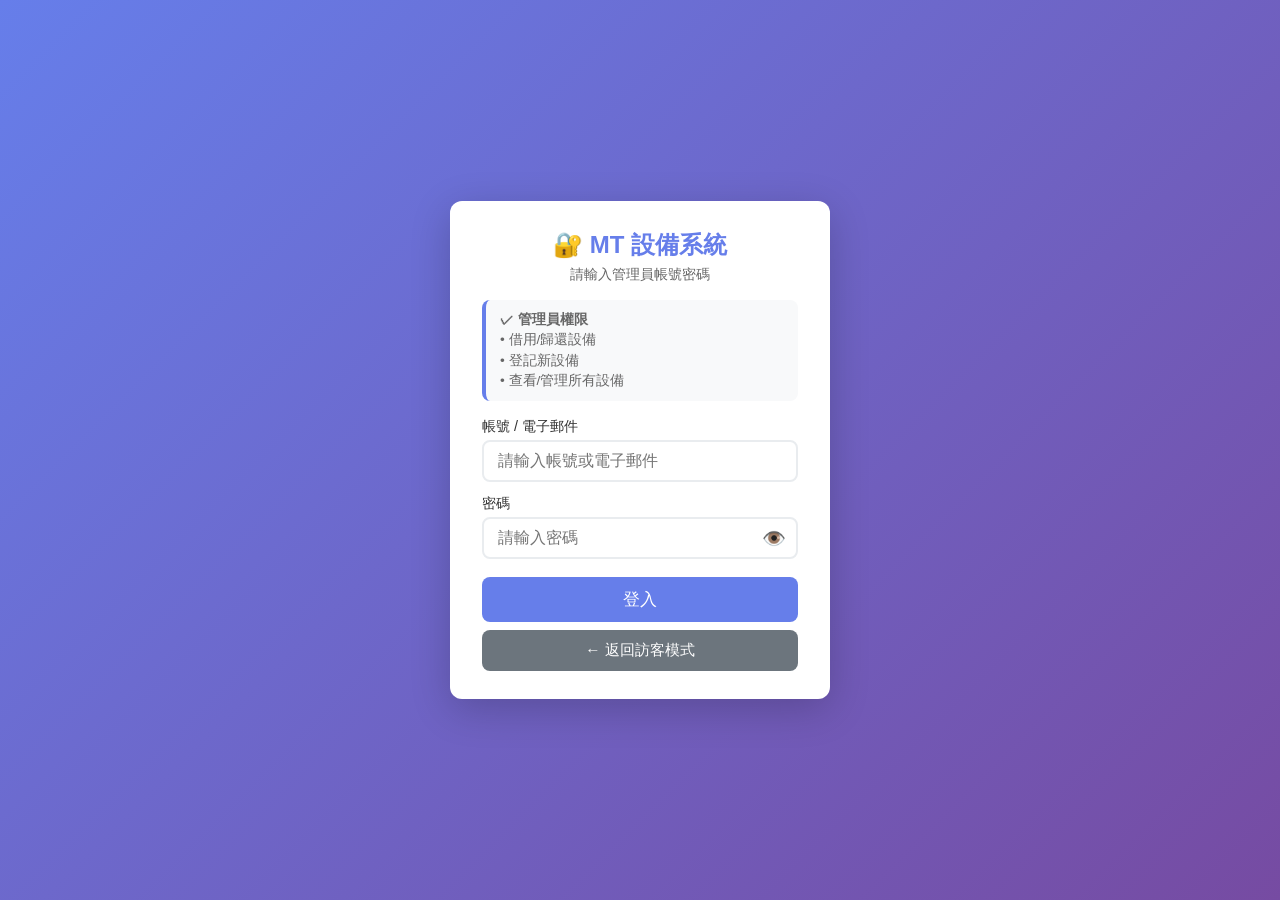
<file: setup-password.html>
<!DOCTYPE html>
<html lang="zh-TW">
<head>
  <meta charset="UTF-8">
  <meta name="viewport" content="width=device-width, initial-scale=1.0">
  <meta http-equiv="Cache-Control" content="no-cache, no-store, must-revalidate">
  <meta http-equiv="Pragma" content="no-cache">
  <meta http-equiv="Expires" content="0">
  <title>首次登入 - 設定密碼 | MT 設備系統</title>
  <style>
    * {
      margin: 0;
      padding: 0;
      box-sizing: border-box;
    }
    
    body {
      font-family: -apple-system, BlinkMacSystemFont, 'Segoe UI', Roboto, sans-serif;
      background: linear-gradient(135deg, #667eea 0%, #764ba2 100%);
      min-height: 100vh;
      display: flex;
      align-items: center;
      justify-content: center;
      padding: 16px;
    }

    .setup-container {
      background: white;
      padding: 28px 32px;
      border-radius: 12px;
      box-shadow: 0 10px 40px rgba(0,0,0,0.2);
      max-width: 380px;
      width: 100%;
      text-align: center;
    }
    
    h1 {
      color: #667eea;
      margin-bottom: 4px;
      font-size: 1.5em;
    }

    .subtitle {
      color: #666;
      margin-bottom: 14px;
      font-size: 0.9em;
    }
    
    .welcome-message {
      background: #f0f7ff;
      border-left: 4px solid #667eea;
      padding: 10px 14px;
      margin-bottom: 14px;
      text-align: left;
      border-radius: 4px;
      font-size: 0.9em;
      line-height: 1.5;
    }
    
    .welcome-message strong {
      color: #667eea;
    }
    
    .form-group {
      margin-bottom: 12px;
      text-align: left;
    }

    .form-group label {
      display: block;
      margin-bottom: 4px;
      color: #333;
      font-weight: 500;
      font-size: 0.9em;
    }

    .form-group input {
      width: 100%;
      padding: 10px 14px;
      border: 2px solid #e9ecef;
      border-radius: 8px;
      font-size: 1em;
      transition: border-color 0.3s;
    }
    
    .form-group input:focus {
      outline: none;
      border-color: #667eea;
    }
    
    .password-requirements {
      font-size: 0.85em;
      color: #666;
      margin-top: 5px;
    }
    
    .btn-submit {
      width: 100%;
      padding: 11px;
      background: #667eea;
      color: white;
      border: none;
      border-radius: 8px;
      font-size: 1.05em;
      cursor: pointer;
      transition: background 0.3s;
      margin-top: 6px;
    }
    
    .btn-submit:hover {
      background: #5568d3;
    }
    
    .btn-submit:disabled {
      background: #ccc;
      cursor: not-allowed;
    }
    
    .error-message {
      color: #dc3545;
      margin-top: 15px;
      font-size: 0.9em;
      display: none;
    }
    
    .success-message {
      color: #28a745;
      margin-top: 15px;
      font-size: 0.9em;
      display: none;
    }
    
    .loading {
      display: none;
      color: #667eea;
      margin-top: 15px;
    }
    
    .back-link {
      margin-top: 12px;
      font-size: 0.9em;
    }
    
    .back-link a {
      color: #667eea;
      text-decoration: none;
    }
    
    .back-link a:hover {
      text-decoration: underline;
    }
  </style>
</head>
<body>
  <div class="setup-container">
    <h1>🔐 首次登入設定</h1>
    <p class="subtitle">歡迎使用 MT 設備系統</p>
    
    <div class="welcome-message">
      <strong>👋 你好，<span id="user-name">使用者</span>！</strong><br><br>
      這是你第一次登入系統，請設定你的密碼。<br>
      設定完成後，請使用此密碼進行後續登入。
    </div>
    
    <div class="form-group">
      <label>新密碼</label>
      <div style="position:relative;">
        <input type="password" id="new-password" placeholder="請設定密碼（至少 6 個字元）" style="box-sizing:border-box; padding-right:44px;">
        <span onclick="togglePw(this)" style="position:absolute; right:12px; top:50%; transform:translateY(-50%); cursor:pointer; user-select:none; font-size:1.2em;" title="顯示/隱藏密碼">👁️</span>
      </div>
      <div class="password-requirements">※ 至少 6 個字元、不可為純數字</div>
    </div>

    <div class="form-group">
      <label>確認密碼</label>
      <div style="position:relative;">
        <input type="password" id="confirm-password" placeholder="再次輸入密碼" style="box-sizing:border-box; padding-right:44px;">
        <span onclick="togglePw(this)" style="position:absolute; right:12px; top:50%; transform:translateY(-50%); cursor:pointer; user-select:none; font-size:1.2em;" title="顯示/隱藏密碼">👁️</span>
      </div>
    </div>
    
    <button id="btn-submit" class="btn-submit" onclick="setupPassword()">設定密碼並登入</button>

    <div id="error-message" class="error-message"></div>
    <div id="success-message" class="success-message"></div>
    
    <div class="back-link">
      <a href="./login.html">← 返回登入頁面</a>
    </div>
  </div>

  <script>
    const GAS_URL = 'https://script.google.com/macros/s/AKfycbxeI5xC33a6Ry634g6kwBPK9feElH_tTPtQYeWcH4ReiEiiq5I9yIetv8ugAFDgJkHh1A/exec';
    
    // 取得暫存的使用者資訊
    const setupData = JSON.parse(sessionStorage.getItem('mt_setup_password') || '{}');
    
    // 檢查是否有暫存資料
    if (!setupData.email || !setupData.name) {
      // 沒有暫存資料，跳回登入頁
      window.location.href = './login.html';
    }
    
    // 顯示使用者名稱
    document.getElementById('user-name').textContent = setupData.name || '使用者';
    
    // 切換密碼顯示/隱藏
    function togglePw(el) {
      const input = el.parentNode.querySelector('input');
      if (input.type === 'password') {
        input.type = 'text';
        el.textContent = '🙈';
      } else {
        input.type = 'password';
        el.textContent = '👁️';
      }
    }

    function setupPassword() {
      const btn = document.getElementById('btn-submit');
      // 防止重複送出（含 Enter 連按）：處理中直接忽略
      if (btn && btn.disabled) return;

      const newPassword = document.getElementById('new-password').value;
      const confirmPassword = document.getElementById('confirm-password').value;

      // 驗證
      if (!newPassword) {
        showError('請輸入新密碼');
        return;
      }
      
      if (newPassword.length < 6) {
        showError('密碼長度至少 6 個字元');
        return;
      }

      if (/^\d+$/.test(newPassword)) {
        showError('密碼不可為純數字，請加入英文字母');
        return;
      }

      if (newPassword !== confirmPassword) {
        showError('兩次輸入的密碼不一致');
        return;
      }
      
      // 按下後：按鈕變灰、禁止再按
      if (btn) {
        btn.disabled = true;
        btn.style.background = '#aaa';
        btn.style.cursor = 'not-allowed';
      }
      hideError();
      hideSuccess();
      
      // 呼叫 GAS 設定密碼
      const url = new URL(GAS_URL);
      url.searchParams.append('action', 'setupPassword');
      url.searchParams.append('email', setupData.email);
      url.searchParams.append('newPassword', newPassword);
      
      fetch(url.toString(), { method: 'GET', redirect: 'follow' })
        .then(res => res.text())
        .then(text => {
          // GAS 轉址不穩時會回 HTML 而不是 JSON，直接 res.json() 會噴
          // Unexpected token '<'。先取文字自己解析，才分得出「真的失敗」
          // 和「伺服器回應異常但其實已經寫進去了」。
          let data;
          try {
            data = JSON.parse(text);
          } catch (parseErr) {
            console.warn('設定密碼回應非 JSON（GAS 不穩）:', text.slice(0, 120));
            showSetupGlitch();
            return;
          }

          if (data.success) {
            showSuccess('密碼設定成功！正在登入...');
            
            // 清除暫存
            sessionStorage.removeItem('mt_setup_password');
            
            // 儲存登入資訊
            localStorage.setItem('mt_user', JSON.stringify({
              role: 'admin',
              email: setupData.email,
              name: setupData.name,
              token: data.token,
              timestamp: Date.now()
            }));
            
            // 2 秒後跳轉到主頁
            setTimeout(() => {
              window.location.href = './index.html';
            }, 1500);
          } else {
            showError(data.error || '設定密碼失敗');
          }
        })
        .catch(err => {
          showError('設定失敗：' + err.message);
        });
    }
    
    // GAS 轉址不穩時的專用提示。
    // 這種情況密碼「通常已經寫進 Sheet 了」，只是回應送不回瀏覽器；
    // 而後端 setupPassword 只允許在密碼欄為空時設定，再送一次會被擋成
    // 「此帳號已設定過密碼」，等於把人鎖在門外。
    // 所以這裡刻意不讓使用者重試，直接把他帶去登入頁試剛才設的密碼。
    function showSetupGlitch() {
      const errorDiv = document.getElementById('error-message');
      errorDiv.innerHTML =
        '⚠️ 伺服器回應異常，<strong>密碼可能已設定成功</strong>。<br>' +
        '請用剛才的密碼登入，不行則請聯絡管理員。';
      // 這不是錯誤（密碼多半已經寫進去了），用紅字會讓人更慌，改成琥珀色警告。
      errorDiv.style.color = '#856404';
      errorDiv.style.background = '#fff3cd';
      errorDiv.style.border = '1px solid #ffeeba';
      errorDiv.style.borderRadius = '6px';
      errorDiv.style.padding = '12px';
      errorDiv.style.display = 'block';

      // 暫存留著沒意義：回登入頁後會依帳號當下狀態重新判斷要不要再設密碼。
      sessionStorage.removeItem('mt_setup_password');

      // 送出鈕改成前往登入頁，避免使用者再送一次撞上「已設定過密碼」。
      const btn = document.getElementById('btn-submit');
      if (btn) {
        btn.disabled = false;
        btn.style.background = '';
        btn.style.cursor = '';
        btn.textContent = '前往登入頁';
        btn.onclick = function () { window.location.href = './login.html'; };
      }
    }

    function showError(message) {
      const errorDiv = document.getElementById('error-message');
      // 清掉 showSetupGlitch() 可能留下的琥珀色樣式，讓真正的錯誤維持紅字
      errorDiv.style.color = '';
      errorDiv.style.background = '';
      errorDiv.style.border = '';
      errorDiv.style.borderRadius = '';
      errorDiv.style.padding = '';
      errorDiv.textContent = '❌ ' + message;
      errorDiv.style.display = 'block';
      // 恢復送出按鈕，讓使用者可重試
      const btn = document.getElementById('btn-submit');
      if (btn) {
        btn.disabled = false;
        btn.style.background = '';
        btn.style.cursor = '';
      }
    }

    function hideError() {
      document.getElementById('error-message').style.display = 'none';
    }
    
    function showSuccess(message) {
      const successDiv = document.getElementById('success-message');
      successDiv.textContent = '✅ ' + message;
      successDiv.style.display = 'block';
    }
    
    function hideSuccess() {
      document.getElementById('success-message').style.display = 'none';
    }
    
    // Enter 鍵提交
    document.getElementById('confirm-password').addEventListener('keypress', (e) => {
      if (e.key === 'Enter') {
        setupPassword();
      }
    });
  </script>
</body>
</html>
</file>
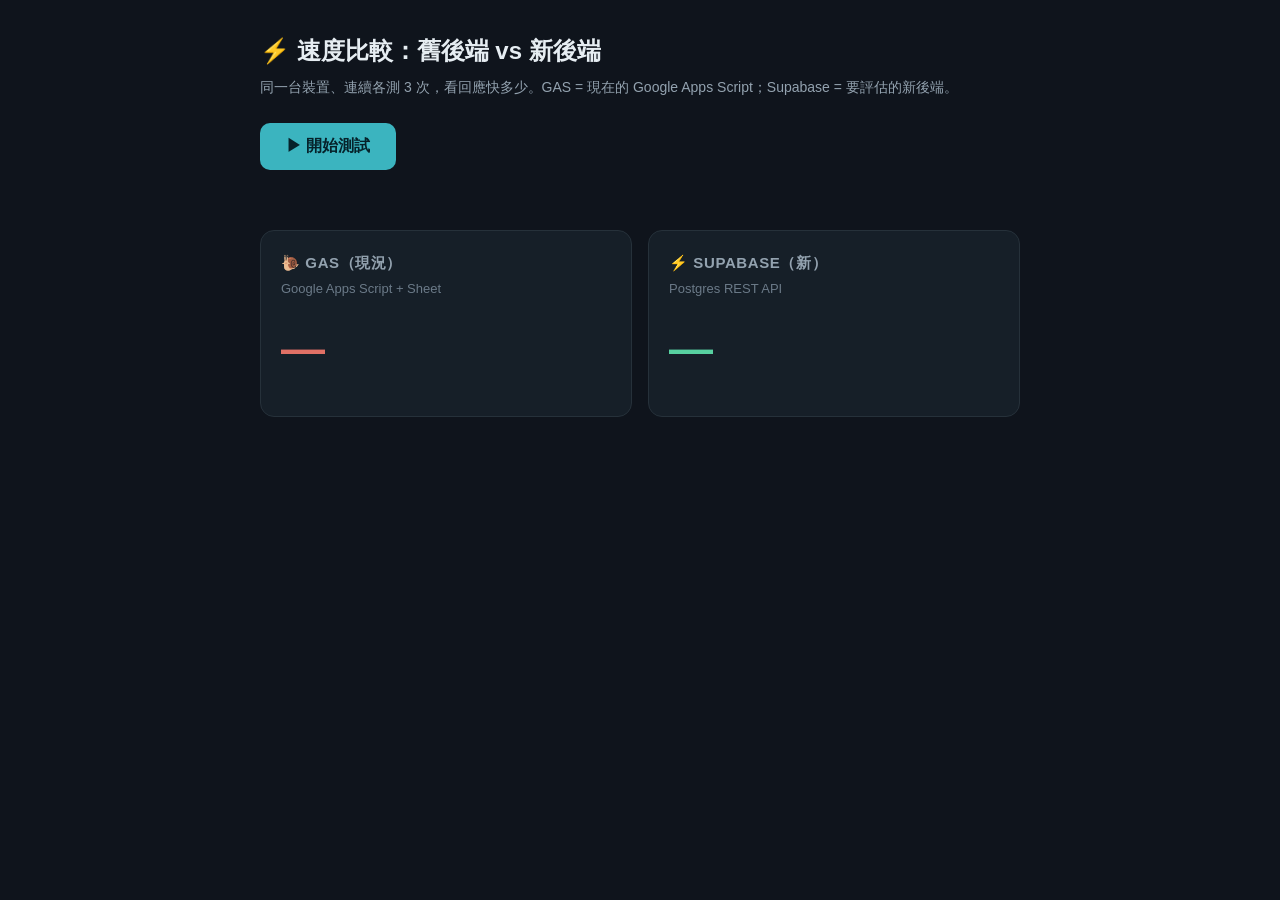
<file: speedtest.html>
<!DOCTYPE html>
<html lang="zh-TW">
<head>
  <meta charset="UTF-8">
  <meta name="viewport" content="width=device-width, initial-scale=1.0">
  <title>速度比較：GAS vs Supabase</title>
  <style>
    * { box-sizing: border-box; margin: 0; padding: 0; }
    body {
      font-family: -apple-system, "Segoe UI", Roboto, "Noto Sans TC", sans-serif;
      background: #0f141c; color: #e6edf2; line-height: 1.6;
      min-height: 100vh; padding: 32px 18px;
    }
    .wrap { max-width: 760px; margin: 0 auto; }
    h1 { font-size: 24px; margin-bottom: 6px; }
    .sub { color: #93a2af; font-size: 14px; margin-bottom: 24px; }
    .btn {
      background: #3bb4bf; color: #06222a; border: none; font-weight: 700;
      padding: 13px 26px; border-radius: 10px; font-size: 16px; cursor: pointer;
    }
    .btn:disabled { opacity: .5; cursor: not-allowed; }
    .cards { display: grid; grid-template-columns: 1fr 1fr; gap: 16px; margin: 26px 0; }
    @media (max-width: 560px) { .cards { grid-template-columns: 1fr; } }
    .card {
      border: 1px solid #26313a; border-radius: 14px; padding: 20px; background: #161f28;
    }
    .card h2 { font-size: 15px; letter-spacing: .04em; text-transform: uppercase; color: #93a2af; margin-bottom: 4px; }
    .card .who { font-size: 13px; color: #6b7a88; margin-bottom: 14px; }
    .big { font-size: 44px; font-weight: 800; font-variant-numeric: tabular-nums; letter-spacing: -.02em; }
    .big small { font-size: 18px; font-weight: 600; color: #93a2af; }
    .gas .big { color: #e07065; }
    .sb .big { color: #57d0a0; }
    .rounds { margin-top: 12px; font-size: 13px; color: #93a2af; font-variant-numeric: tabular-nums; }
    .rounds div { display: flex; justify-content: space-between; padding: 2px 0; border-top: 1px solid #26313a; }
    .verdict {
      margin-top: 8px; border: 1px solid #26313a; border-radius: 14px; padding: 18px 20px;
      background: #10333a; font-size: 15px;
    }
    .verdict b { color: #7fd6de; }
    .status { color: #93a2af; font-size: 14px; margin-top: 14px; min-height: 20px; }
    .err { color: #e07065; }
    code { background: #26313a; padding: 1px 6px; border-radius: 5px; font-size: 13px; }
  </style>
</head>
<body>
  <div class="wrap">
    <h1>⚡ 速度比較：舊後端 vs 新後端</h1>
    <p class="sub">同一台裝置、連續各測 3 次，看回應快多少。GAS = 現在的 Google Apps Script；Supabase = 要評估的新後端。</p>

    <button class="btn" id="run" onclick="runTest()">▶ 開始測試</button>
    <div class="status" id="status"></div>

    <div class="cards">
      <div class="card gas">
        <h2>🐌 GAS（現況）</h2>
        <div class="who">Google Apps Script + Sheet</div>
        <div class="big" id="gas-avg">—</div>
        <div class="rounds" id="gas-rounds"></div>
      </div>
      <div class="card sb">
        <h2>⚡ Supabase（新）</h2>
        <div class="who">Postgres REST API</div>
        <div class="big" id="sb-avg">—</div>
        <div class="rounds" id="sb-rounds"></div>
      </div>
    </div>

    <div class="verdict" id="verdict" style="display:none;"></div>
  </div>

  <script>
    const GAS_URL = 'https://script.google.com/macros/s/AKfycbxeI5xC33a6Ry634g6kwBPK9feElH_tTPtQYeWcH4ReiEiiq5I9yIetv8ugAFDgJkHh1A/exec';
    const SUPABASE_URL = 'https://ifvebqoielozidojkyjf.supabase.co';
    const SUPABASE_KEY = 'sb_publishable_uyz-GFmyqL2_6zDZnHcoQw_wHb7JvSE';
    const ROUNDS = 3;

    function fmt(ms) { return (ms / 1000).toFixed(2); }

    async function testGas() {
      const t0 = performance.now();
      const res = await fetch(GAS_URL + '?action=query', { method: 'GET', redirect: 'follow' });
      const text = await res.text();
      const t1 = performance.now();
      let count = 0;
      try { const d = JSON.parse(text); count = (d.data || d || []).length || 0; } catch (e) {}
      return { ms: t1 - t0, count };
    }

    async function testSupabase() {
      const t0 = performance.now();
      const res = await fetch(SUPABASE_URL + '/rest/v1/poc_test?select=*', {
        headers: { apikey: SUPABASE_KEY, Authorization: 'Bearer ' + SUPABASE_KEY }
      });
      const data = await res.json();
      const t1 = performance.now();
      if (!Array.isArray(data)) {
        throw new Error(data.message || data.hint || '查詢失敗（是否已在 SQL Editor 建立 poc_test 表？）');
      }
      return { ms: t1 - t0, count: data.length };
    }

    async function runRounds(fn, roundsEl) {
      const times = [];
      roundsEl.innerHTML = '';
      for (let i = 1; i <= ROUNDS; i++) {
        try {
          const r = await fn();
          times.push(r.ms);
          const row = document.createElement('div');
          row.innerHTML = `<span>第 ${i} 次</span><span>${fmt(r.ms)} 秒　(${r.count} 筆)</span>`;
          roundsEl.appendChild(row);
        } catch (err) {
          const row = document.createElement('div');
          row.innerHTML = `<span>第 ${i} 次</span><span class="err">✗ ${err.message}</span>`;
          roundsEl.appendChild(row);
          throw err;
        }
      }
      return times.reduce((a, b) => a + b, 0) / times.length;
    }

    async function runTest() {
      const btn = document.getElementById('run');
      const status = document.getElementById('status');
      btn.disabled = true;
      document.getElementById('verdict').style.display = 'none';
      document.getElementById('gas-avg').textContent = '…';
      document.getElementById('sb-avg').textContent = '…';

      let gasAvg = null, sbAvg = null;

      status.textContent = '測試 GAS 中…（可能要等幾秒到幾十秒）';
      try {
        gasAvg = await runRounds(testGas, document.getElementById('gas-rounds'));
        document.getElementById('gas-avg').innerHTML = fmt(gasAvg) + ' <small>秒</small>';
      } catch (e) {
        document.getElementById('gas-avg').innerHTML = '<small class="err">失敗</small>';
      }

      status.textContent = '測試 Supabase 中…';
      try {
        sbAvg = await runRounds(testSupabase, document.getElementById('sb-rounds'));
        document.getElementById('sb-avg').innerHTML = fmt(sbAvg) + ' <small>秒</small>';
      } catch (e) {
        document.getElementById('sb-avg').innerHTML = '<small class="err">失敗</small>';
        status.innerHTML = '<span class="err">Supabase 測試失敗：' + e.message + '</span>';
      }

      if (gasAvg && sbAvg) {
        const x = (gasAvg / sbAvg);
        const v = document.getElementById('verdict');
        v.style.display = 'block';
        v.innerHTML = `平均：GAS <b>${fmt(gasAvg)} 秒</b>　vs　Supabase <b>${fmt(sbAvg)} 秒</b><br>` +
          `Supabase 大約快了 <b>${x.toFixed(0)} 倍</b>。`;
        status.textContent = '完成 ✅';
      } else if (sbAvg) {
        status.textContent = '完成（GAS 這次沒測到，可能又在抽風）';
      }
      btn.disabled = false;
    }
  </script>
</body>
</html>
</file>
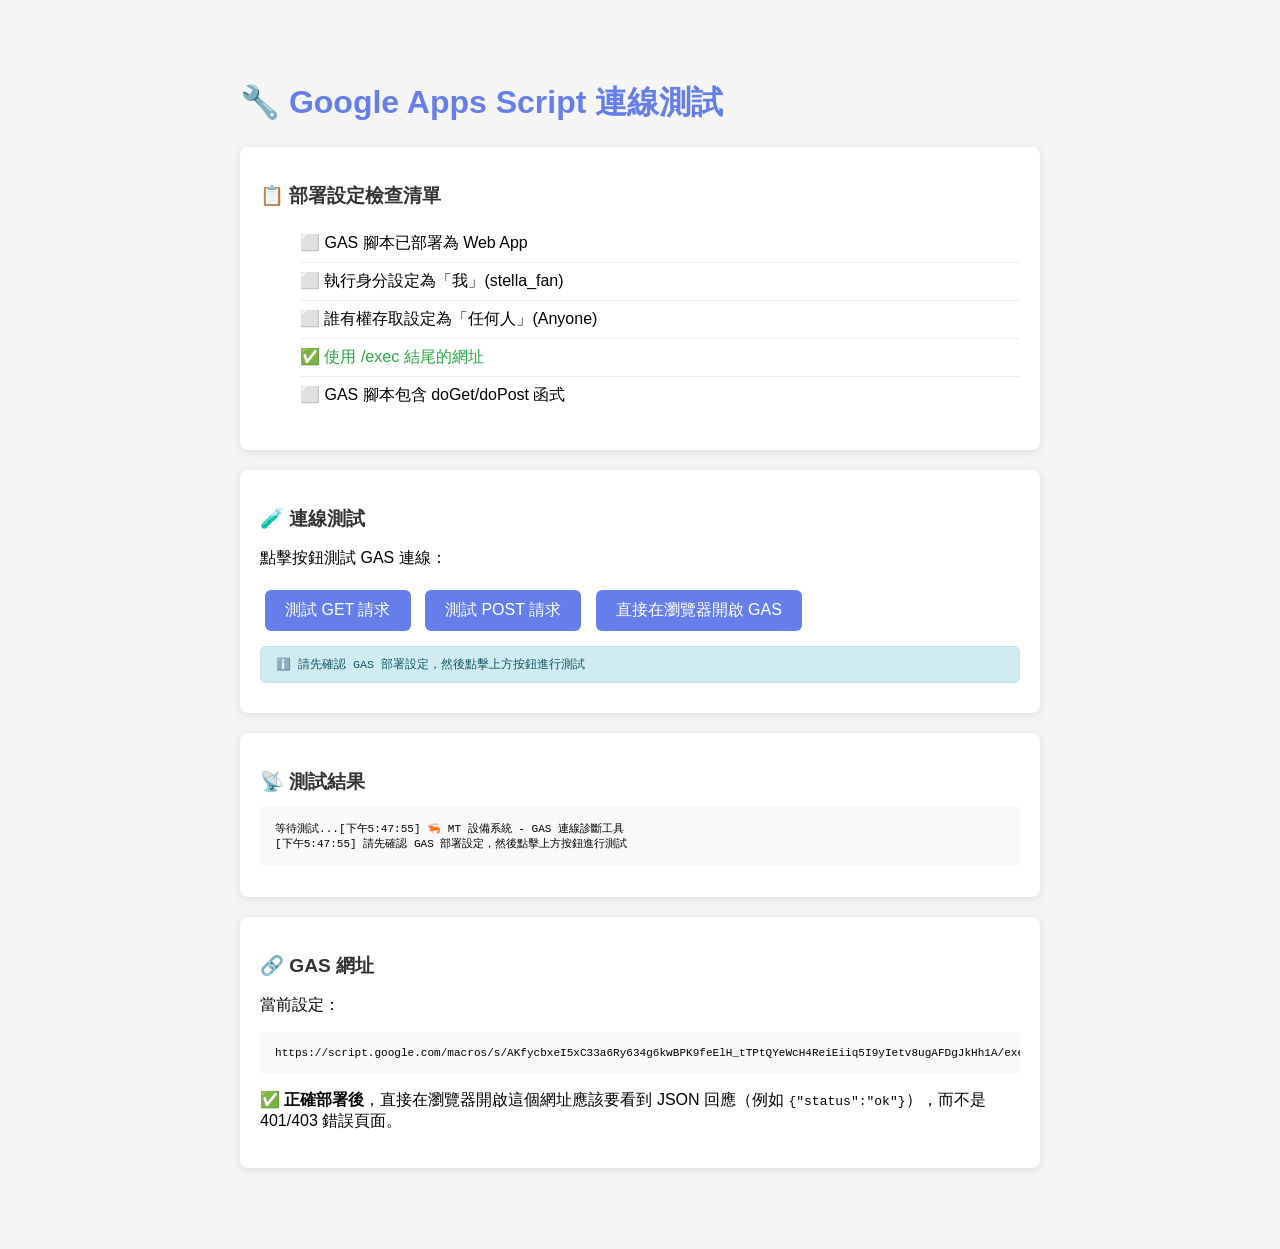
<file: test-gas.html>
<!DOCTYPE html>
<html lang="zh-TW">
<head>
  <meta charset="UTF-8">
  <meta name="viewport" content="width=device-width, initial-scale=1.0">
  <title>GAS 連線測試</title>
  <style>
    body {
      font-family: -apple-system, BlinkMacSystemFont, 'Segoe UI', Roboto, sans-serif;
      max-width: 800px;
      margin: 40px auto;
      padding: 20px;
      background: #f5f5f5;
    }
    .card {
      background: white;
      padding: 20px;
      border-radius: 8px;
      margin-bottom: 20px;
      box-shadow: 0 2px 8px rgba(0,0,0,0.1);
    }
    h1 { color: #667eea; }
    h2 { color: #333; font-size: 1.2em; margin-bottom: 10px; }
    .status { 
      padding: 10px 15px; 
      border-radius: 6px; 
      margin: 10px 0;
      font-family: monospace;
      font-size: 0.9em;
    }
    .status.success { background: #d4edda; color: #155724; border: 1px solid #c3e6cb; }
    .status.error { background: #f8d7da; color: #721c24; border: 1px solid #f5c6cb; }
    .status.info { background: #d1ecf1; color: #0c5460; border: 1px solid #bee5eb; }
    .status.warning { background: #fff3cd; color: #856404; border: 1px solid #ffeaa7; }
    button {
      background: #667eea;
      color: white;
      border: none;
      padding: 10px 20px;
      border-radius: 6px;
      cursor: pointer;
      font-size: 1em;
      margin: 5px;
    }
    button:hover { background: #5568d3; }
    button:disabled { background: #ccc; cursor: not-allowed; }
    pre {
      background: #f8f9fa;
      padding: 15px;
      border-radius: 6px;
      overflow-x: auto;
      font-size: 0.85em;
      max-height: 400px;
      overflow-y: auto;
    }
    .checklist { list-style: none; }
    .checklist li { 
      padding: 8px 0; 
      border-bottom: 1px solid #eee;
    }
    .checklist li:last-child { border-bottom: none; }
    .checklist .ok { color: #28a745; }
    .checklist .fail { color: #dc3545; }
    .checklist .pending { color: #6c757d; }
  </style>
</head>
<body>
  <h1>🔧 Google Apps Script 連線測試</h1>

  <div class="card">
    <h2>📋 部署設定檢查清單</h2>
    <ul class="checklist">
      <li id="check-1">⬜ GAS 腳本已部署為 Web App</li>
      <li id="check-2">⬜ 執行身分設定為「我」(stella_fan)</li>
      <li id="check-3">⬜ 誰有權存取設定為「任何人」(Anyone)</li>
      <li id="check-4">⬜ 使用 /exec 結尾的網址 (不是 /dev)</li>
      <li id="check-5">⬜ GAS 腳本包含 doGet/doPost 函式</li>
    </ul>
  </div>

  <div class="card">
    <h2>🧪 連線測試</h2>
    <p>點擊按鈕測試 GAS 連線：</p>
    <button onclick="testGet()">測試 GET 請求</button>
    <button onclick="testPost()">測試 POST 請求</button>
    <button onclick="testDirect()">直接在瀏覽器開啟 GAS</button>
    <div id="test-result"></div>
  </div>

  <div class="card">
    <h2>📡 測試結果</h2>
    <pre id="output">等待測試...</pre>
  </div>

  <div class="card">
    <h2>🔗 GAS 網址</h2>
    <p>當前設定：</p>
    <pre id="gas-url"></pre>
    <p>✅ <strong>正確部署後</strong>，直接在瀏覽器開啟這個網址應該要看到 JSON 回應（例如 <code>{"status":"ok"}</code>），而不是 401/403 錯誤頁面。</p>
  </div>

  <script>
    const GAS_URL = 'https://script.google.com/macros/s/AKfycbxeI5xC33a6Ry634g6kwBPK9feElH_tTPtQYeWcH4ReiEiiq5I9yIetv8ugAFDgJkHh1A/exec';

    document.getElementById('gas-url').textContent = GAS_URL;

    function log(message, type = 'info') {
      const output = document.getElementById('output');
      const timestamp = new Date().toLocaleTimeString('zh-TW');
      output.innerHTML += `[${timestamp}] ${message}\n`;
      
      const resultDiv = document.getElementById('test-result');
      if (type === 'success') {
        resultDiv.innerHTML = `<div class="status success">✅ ${message}</div>`;
      } else if (type === 'error') {
        resultDiv.innerHTML = `<div class="status error">❌ ${message}</div>`;
      } else if (type === 'warning') {
        resultDiv.innerHTML = `<div class="status warning">⚠️ ${message}</div>`;
      } else {
        resultDiv.innerHTML = `<div class="status info">ℹ️ ${message}</div>`;
      }
    }

    function checkItem(id, status, message) {
      const item = document.getElementById(id);
      if (item) {
        item.className = status === 'ok' ? 'ok' : (status === 'fail' ? 'fail' : 'pending');
        item.textContent = (status === 'ok' ? '✅ ' : (status === 'fail' ? '❌ ' : '⬜ ')) + message;
      }
    }

    async function testGet() {
      document.getElementById('output').textContent = '';
      log('開始測試 GET 請求...', 'info');
      
      try {
        const res = await fetch(GAS_URL + '?action=query&test=true', {
          method: 'GET',
          redirect: 'follow'
        });
        
        log(`HTTP 狀態：${res.status} ${res.ok ? '✅' : '❌'}`, res.ok ? 'success' : 'error');
        
        const text = await res.text();
        log(`回應內容：${text.substring(0, 500)}${text.length > 500 ? '...' : ''}`, 'info');
        
        if (res.ok) {
          try {
            const json = JSON.parse(text);
            log(`✅ 成功解析 JSON: ${JSON.stringify(json, null, 2)}`, 'success');
          } catch (e) {
            log(`⚠️ 回應不是有效 JSON，但 HTTP 請求成功`, 'warning');
          }
        }
      } catch (err) {
        log(`❌ 請求失敗：${err.message}`, 'error');
        if (err.message.includes('Failed to fetch')) {
          log('可能是 CORS 問題或網路連線問題', 'warning');
        }
      }
    }

    async function testPost() {
      document.getElementById('output').textContent = '';
      log('開始測試 POST 請求...', 'info');
      log('⚠️ 注意：GAS 的 POST 請求可能會有 CORS 問題，這是正常的', 'warning');
      log('查詢功能建議使用 GET 請求', 'info');
      
      try {
        const res = await fetch(GAS_URL, {
          method: 'POST',
          headers: { 'Content-Type': 'application/json' },
          body: JSON.stringify({ action: 'query', test: true }),
          redirect: 'follow'
        });
        
        log(`HTTP 狀態：${res.status} ${res.ok ? '✅' : '❌'}`, res.ok ? 'success' : 'error');
        
        const text = await res.text();
        log(`回應內容：${text.substring(0, 500)}${text.length > 500 ? '...' : ''}`, 'info');
        
        if (res.ok) {
          try {
            const json = JSON.parse(text);
            log(`✅ 成功解析 JSON: ${JSON.stringify(json, null, 2)}`, 'success');
          } catch (e) {
            log(`⚠️ 回應不是有效 JSON，但 HTTP 請求成功`, 'warning');
          }
        }
      } catch (err) {
        log(`❌ 請求失敗：${err.message}`, 'error');
        if (err.message.includes('Failed to fetch')) {
          log('這是 GAS 的 CORS 限制，查詢功能請用 GET 請求', 'warning');
          log('POST 用於寫入（如登記設備）時才需要', 'info');
        }
      }
    }

    function testDirect() {
      log('正在開啟 GAS 網址於新分頁...', 'info');
      log('請檢查新分頁：', 'info');
      log('- 如果看到 JSON 回應 → ✅ 部署正確', 'success');
      log('- 如果看到 401/403 錯誤 → ❌ 權限設定有問題', 'error');
      log('- 如果要求 Google 登入 → ⚠️ 需要設定為「任何人」可存取', 'warning');
      window.open(GAS_URL, '_blank');
    }

    // 頁面載入時執行基本檢查
    window.addEventListener('DOMContentLoaded', () => {
      log('🦐 MT 設備系統 - GAS 連線診斷工具', 'info');
      log('請先確認 GAS 部署設定，然後點擊上方按鈕進行測試', 'info');
      
      // 自動檢查 URL 格式
      if (GAS_URL.includes('/exec')) {
        checkItem('check-4', 'ok', '使用 /exec 結尾的網址');
      } else if (GAS_URL.includes('/dev')) {
        checkItem('check-4', 'fail', '使用 /dev 網址（應該用 /exec）');
      }
    });
  </script>
</body>
</html>
</file>
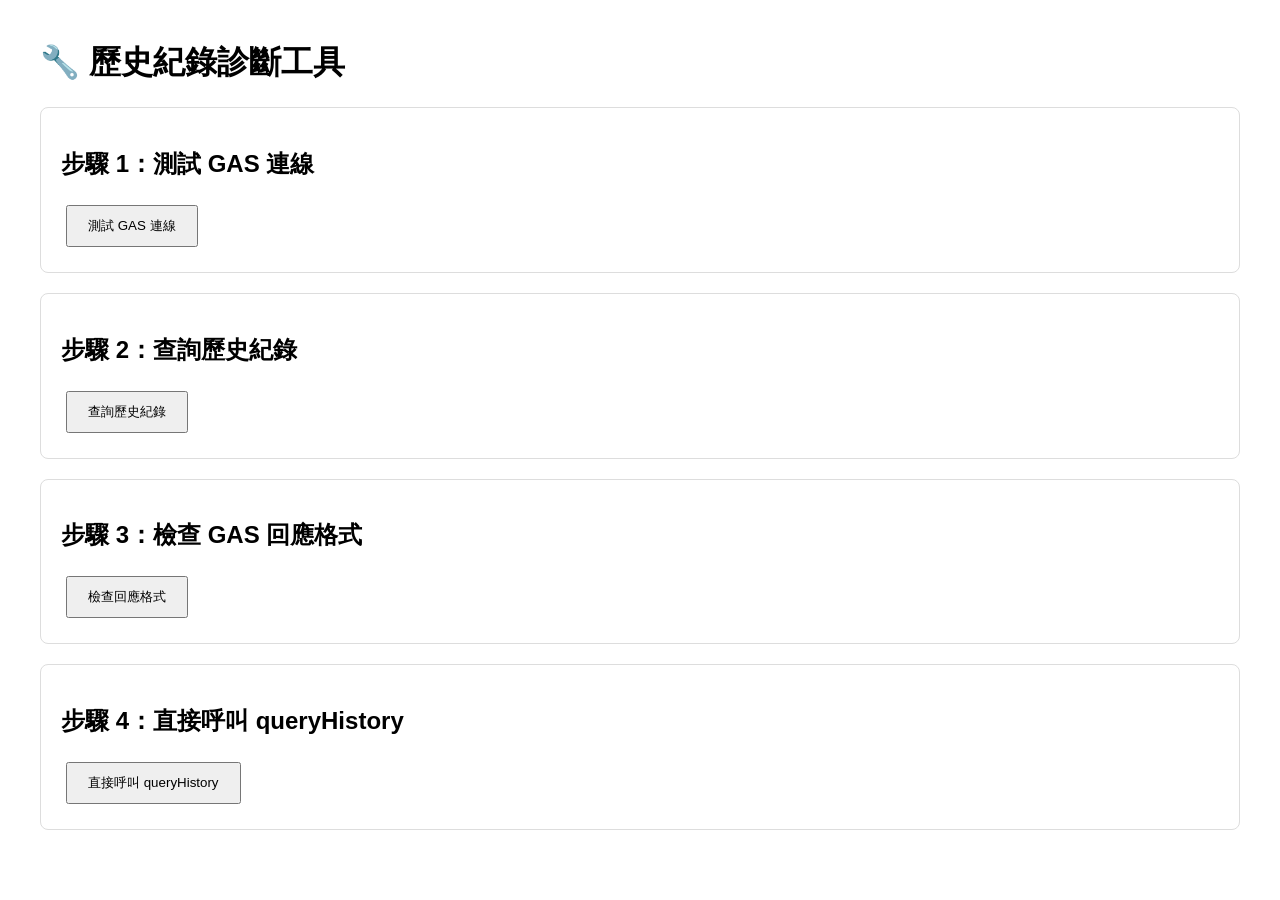
<file: test-history.html>
<!DOCTYPE html>
<html lang="zh-TW">
<head>
  <meta charset="UTF-8">
  <meta name="viewport" content="width=device-width, initial-scale=1.0">
  <title>歷史紀錄測試頁面</title>
  <style>
    body { font-family: Arial, sans-serif; padding: 20px; max-width: 1200px; margin: 0 auto; }
    .test-section { margin: 20px 0; padding: 20px; border: 1px solid #ddd; border-radius: 8px; }
    .success { color: #28a745; }
    .error { color: #dc3545; }
    .info { color: #17a2b8; }
    button { padding: 10px 20px; margin: 5px; cursor: pointer; }
    pre { background: #f5f5f5; padding: 15px; overflow-x: auto; border-radius: 4px; }
    table { width: 100%; border-collapse: collapse; margin-top: 10px; }
    th, td { border: 1px solid #ddd; padding: 8px; text-align: left; }
    th { background: #f0f0f0; }
  </style>
</head>
<body>
  <h1>🔧 歷史紀錄診斷工具</h1>
  
  <div class="test-section">
    <h2>步驟 1：測試 GAS 連線</h2>
    <button onclick="testGASConnection()">測試 GAS 連線</button>
    <div id="connection-result"></div>
  </div>

  <div class="test-section">
    <h2>步驟 2：查詢歷史紀錄</h2>
    <button onclick="queryHistory()">查詢歷史紀錄</button>
    <div id="history-result"></div>
  </div>

  <div class="test-section">
    <h2>步驟 3：檢查 GAS 回應格式</h2>
    <button onclick="checkResponseFormat()">檢查回應格式</button>
    <div id="format-result"></div>
  </div>

  <div class="test-section">
    <h2>步驟 4：直接呼叫 queryHistory</h2>
    <button onclick="directQueryHistory()">直接呼叫 queryHistory</button>
    <div id="direct-result"></div>
  </div>

  <script>
    const GAS_URL = 'https://script.google.com/macros/s/AKfycbxeI5xC33a6Ry634g6kwBPK9feElH_tTPtQYeWcH4ReiEiiq5I9yIetv8ugAFDgJkHh1A/exec';

    async function testGASConnection() {
      const resultDiv = document.getElementById('connection-result');
      resultDiv.innerHTML = '<p class="info">🔄 測試中...</p>';

      try {
        const url = new URL(GAS_URL);
        url.searchParams.append('action', 'test');
        
        console.log('測試網址:', url.toString());
        
        const res = await fetch(url.toString(), {
          method: 'GET',
          redirect: 'follow'
        });

        console.log('回應狀態:', res.status, res.ok);
        
        const data = await res.json();
        console.log('回應資料:', data);

        if (res.ok) {
          resultDiv.innerHTML = `
            <p class="success">✅ GAS 連線成功！</p>
            <pre>${JSON.stringify(data, null, 2)}</pre>
          `;
        } else {
          resultDiv.innerHTML = `
            <p class="error">❌ GAS 連線失敗：HTTP ${res.status}</p>
            <pre>${JSON.stringify(data, null, 2)}</pre>
          `;
        }
      } catch (err) {
        console.error('測試失敗:', err);
        resultDiv.innerHTML = `
          <p class="error">❌ 測試失敗：${err.message}</p>
          <p>可能原因：CORS 錯誤、GAS 網址錯誤、或部署設定問題</p>
        `;
      }
    }

    async function queryHistory() {
      const resultDiv = document.getElementById('history-result');
      resultDiv.innerHTML = '<p class="info">🔄 查詢中...</p>';

      try {
        const url = new URL(GAS_URL);
        url.searchParams.append('action', 'history');
        
        console.log('歷史紀錄請求網址:', url.toString());
        
        const res = await fetch(url.toString(), {
          method: 'GET',
          redirect: 'follow'
        });

        console.log('回應狀態:', res.status);
        
        const data = await res.json();
        console.log('回應資料:', data);

        if (data.error) {
          resultDiv.innerHTML = `
            <p class="error">❌ 查詢失敗：${data.error}</p>
            <pre>${JSON.stringify(data, null, 2)}</pre>
          `;
          return;
        }

        const history = Array.isArray(data) ? data : (data.data || data.result || data.items || []);
        
        if (!history || history.length === 0) {
          resultDiv.innerHTML = `
            <p class="info">ℹ️ 目前沒有歷史紀錄</p>
            <p>這可能是正常的，如果還沒有進行過借用/歸還操作</p>
            <p>原始回應：<pre>${JSON.stringify(data, null, 2)}</pre></p>
          `;
          return;
        }

        let html = `<p class="success">✅ 找到 ${history.length} 筆紀錄</p>`;
        html += '<table><thead><tr><th>時間</th><th>動作</th><th>設備編號</th><th>設備名稱</th><th>借用人</th><th>保管人</th></tr></thead><tbody>';
        
        history.forEach(record => {
          html += `<tr>
            <td>${record.timestamp || record.dt_borrow || '-'}</td>
            <td>${record.action || '-'}</td>
            <td>${record.fix_no || '-'}</td>
            <td>${record.device_name || '-'}</td>
            <td>${record.borrower || '-'}</td>
            <td>${record.keeper || '-'}</td>
          </tr>`;
        });
        
        html += '</tbody></table>';
        html += '<h3>完整回應：</h3><pre>' + JSON.stringify(data, null, 2) + '</pre>';
        
        resultDiv.innerHTML = html;
      } catch (err) {
        console.error('查詢失敗:', err);
        resultDiv.innerHTML = `
          <p class="error">❌ 查詢失敗：${err.message}</p>
          <p>錯誤詳情：<pre>${err.stack}</pre></p>
        `;
      }
    }

    async function checkResponseFormat() {
      const resultDiv = document.getElementById('format-result');
      resultDiv.innerHTML = '<p class="info">🔄 檢查中...</p>';

      try {
        const url = new URL(GAS_URL);
        url.searchParams.append('action', 'history');
        
        const res = await fetch(url.toString(), {
          method: 'GET',
          redirect: 'follow'
        });

        const rawText = await res.text();
        console.log('原始回應:', rawText);

        let data;
        try {
          data = JSON.parse(rawText);
        } catch (e) {
          resultDiv.innerHTML = `
            <p class="error">❌ 回應不是有效的 JSON</p>
            <p>原始回應：<pre>${rawText.substring(0, 500)}</pre></p>
          `;
          return;
        }

        let checks = [];
        
        // 檢查是否為陣列
        checks.push({
          name: '是否為陣列',
          pass: Array.isArray(data),
          value: Array.isArray(data) ? '是' : '否'
        });

        // 檢查是否有 data/result/items 屬性
        const hasDataProperty = data.data || data.result || data.items;
        checks.push({
          name: '是否有 data/result/items 屬性',
          pass: !!hasDataProperty,
          value: hasDataProperty ? '是' : '否'
        });

        // 檢查是否有 error 屬性
        checks.push({
          name: '是否有 error 屬性',
          pass: !data.error,
          value: data.error ? data.error : '無錯誤'
        });

        // 檢查陣列內容（如果有）
        const history = Array.isArray(data) ? data : (data.data || data.result || data.items || []);
        if (history.length > 0) {
          const firstRecord = history[0];
          checks.push({
            name: '第一筆紀錄有 timestamp',
            pass: !!firstRecord.timestamp,
            value: firstRecord.timestamp || '無'
          });
          checks.push({
            name: '第一筆紀錄有 action',
            pass: !!firstRecord.action,
            value: firstRecord.action || '無'
          });
          checks.push({
            name: '第一筆紀錄有 fix_no',
            pass: !!firstRecord.fix_no,
            value: firstRecord.fix_no || '無'
          });
        }

        let html = '<table><thead><tr><th>檢查項目</th><th>結果</th><th>值</th></tr></thead><tbody>';
        checks.forEach(check => {
          const color = check.pass ? '#28a745' : '#dc3545';
          const icon = check.pass ? '✅' : '❌';
          html += `<tr>
            <td>${check.name}</td>
            <td style="color:${color}">${icon} ${check.pass ? '通過' : '失敗'}</td>
            <td>${check.value}</td>
          </tr>`;
        });
        html += '</tbody></table>';

        html += '<h3>完整回應：</h3><pre>' + JSON.stringify(data, null, 2) + '</pre>';
        
        resultDiv.innerHTML = html;
      } catch (err) {
        console.error('檢查失敗:', err);
        resultDiv.innerHTML = `
          <p class="error">❌ 檢查失敗：${err.message}</p>
        `;
      }
    }

    async function directQueryHistory() {
      const resultDiv = document.getElementById('direct-result');
      resultDiv.innerHTML = '<p class="info">🔄 查詢中...</p>';

      try {
        // 直接使用 action=history，不帶其他參數
        const url = new URL(GAS_URL);
        url.searchParams.append('action', 'history');
        
        console.log('直接查詢網址:', url.toString());
        
        const res = await fetch(url.toString(), {
          method: 'GET',
          redirect: 'follow'
        });

        const data = await res.json();
        
        resultDiv.innerHTML = `
          <h3>HTTP 狀態：${res.status} ${res.ok ? '✅' : '❌'}</h3>
          <h3>回應類型：</h3>
          <ul>
            <li>是否為陣列：${Array.isArray(data) ? '是' : '否'}</li>
            <li>是否有 data 屬性：${!!data.data ? '是' : '否'}</li>
            <li>是否有 result 屬性：${!!data.result ? '是' : '否'}</li>
            <li>是否有 error 屬性：${!!data.error ? '是（' + data.error + '）' : '否'}</li>
          </ul>
          <h3>完整回應：</h3>
          <pre>${JSON.stringify(data, null, 2)}</pre>
        `;
      } catch (err) {
        console.error('直接查詢失敗:', err);
        resultDiv.innerHTML = `
          <p class="error">❌ 查詢失敗：${err.message}</p>
        `;
      }
    }

    // 頁面載入時自動執行測試
    window.addEventListener('DOMContentLoaded', () => {
      console.log('測試頁面已載入');
      console.log('GAS_URL:', GAS_URL);
    });
  </script>
</body>
</html>
</file>
